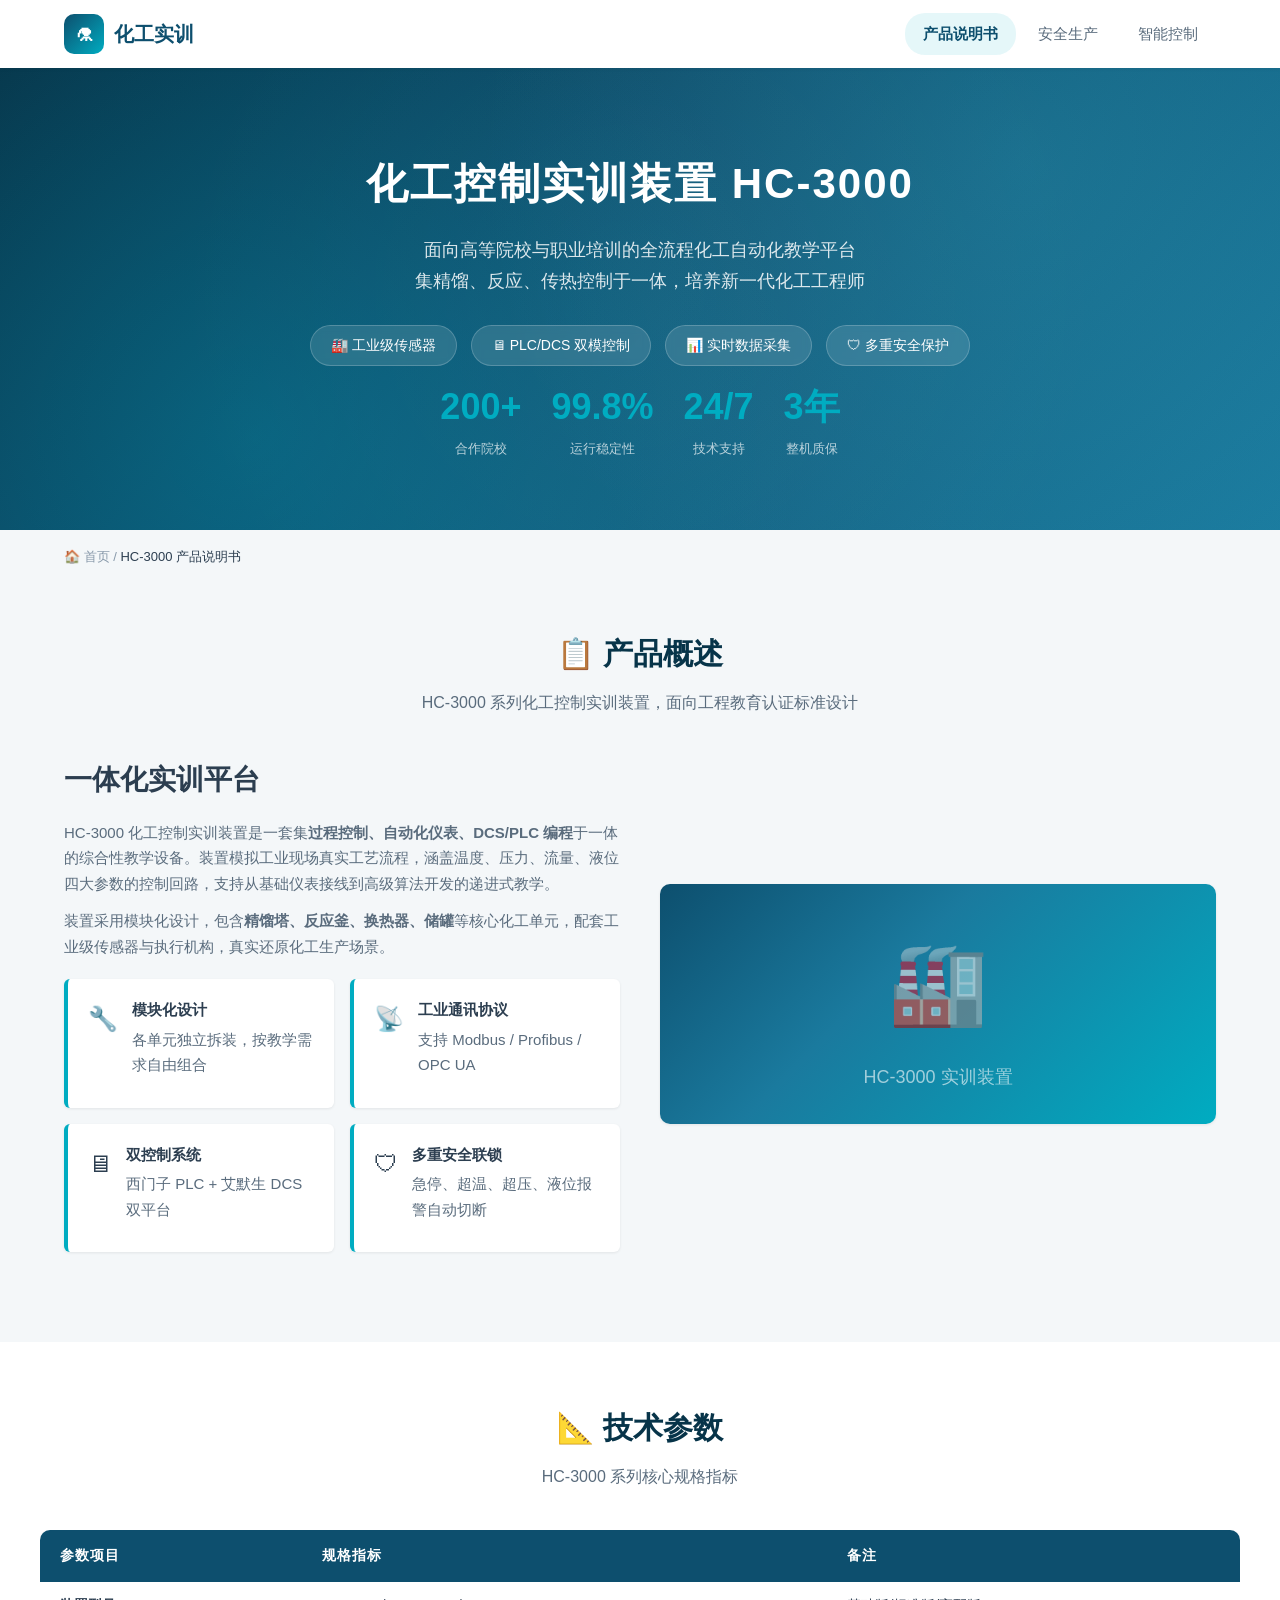
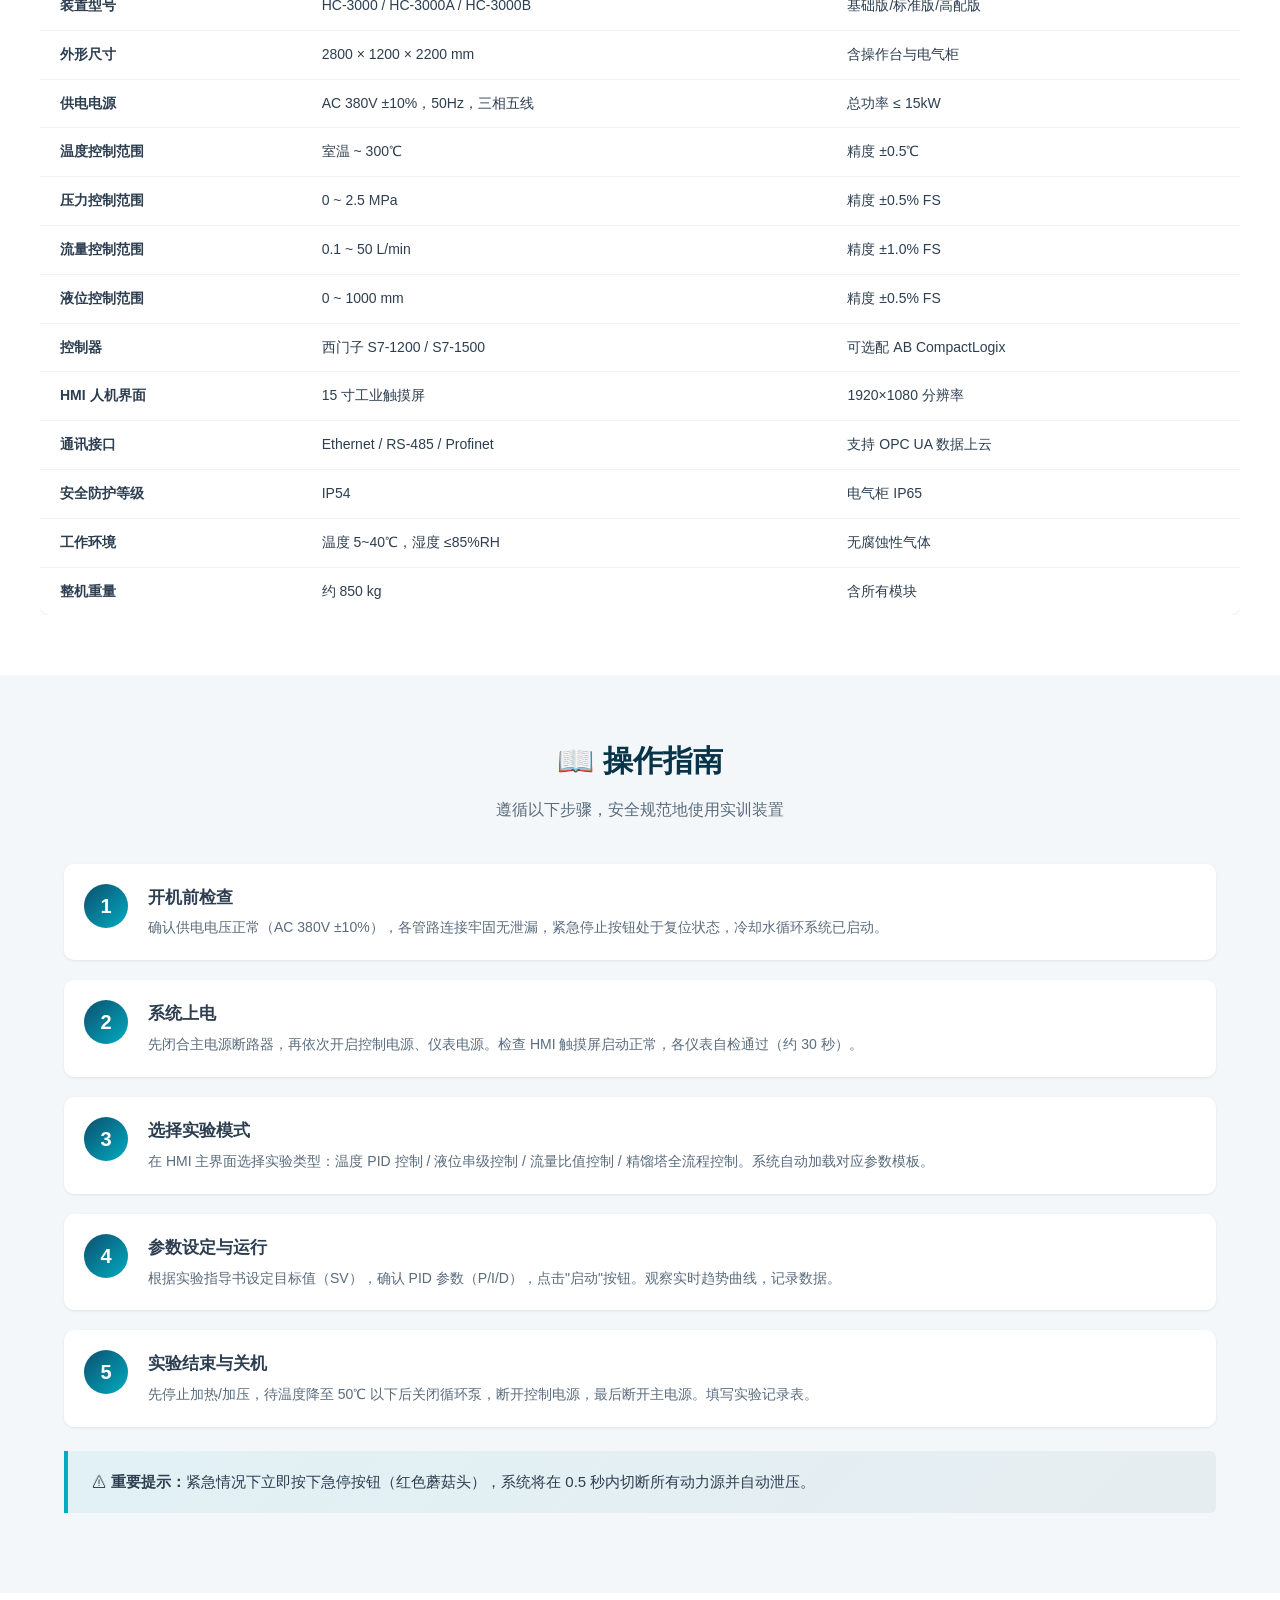
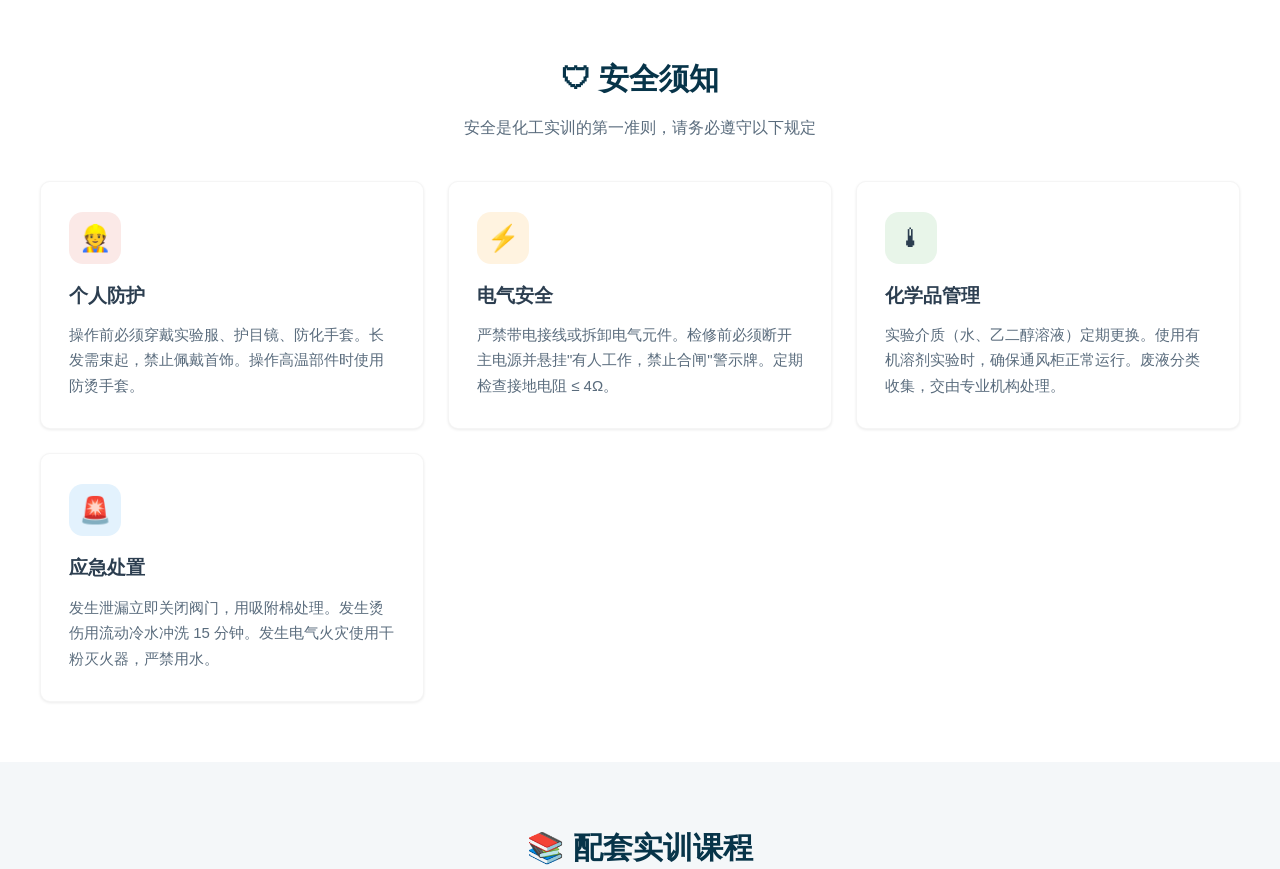
<file: index.html>
<!DOCTYPE html>
<html lang="zh-CN">
<head>
<meta charset="UTF-8">
<meta name="viewport" content="width=device-width, initial-scale=1.0">
<meta http-equiv="refresh" content="0;url=化工实训网站/">
<title>化工实训装置 HC-3000</title>
<style>
  body { display:flex; justify-content:center; align-items:center; min-height:100vh; font-family:sans-serif; background:#0d4f6e; color:#fff; }
  a { color:#4dd0e1; font-size:18px; }
</style>
</head>
<body>
  <div style="text-align:center">
    <p>页面跳转中…</p>
    <a href="化工实训网站/">如果没有自动跳转，请点击这里</a>
  </div>
</body>
</html>
</file>
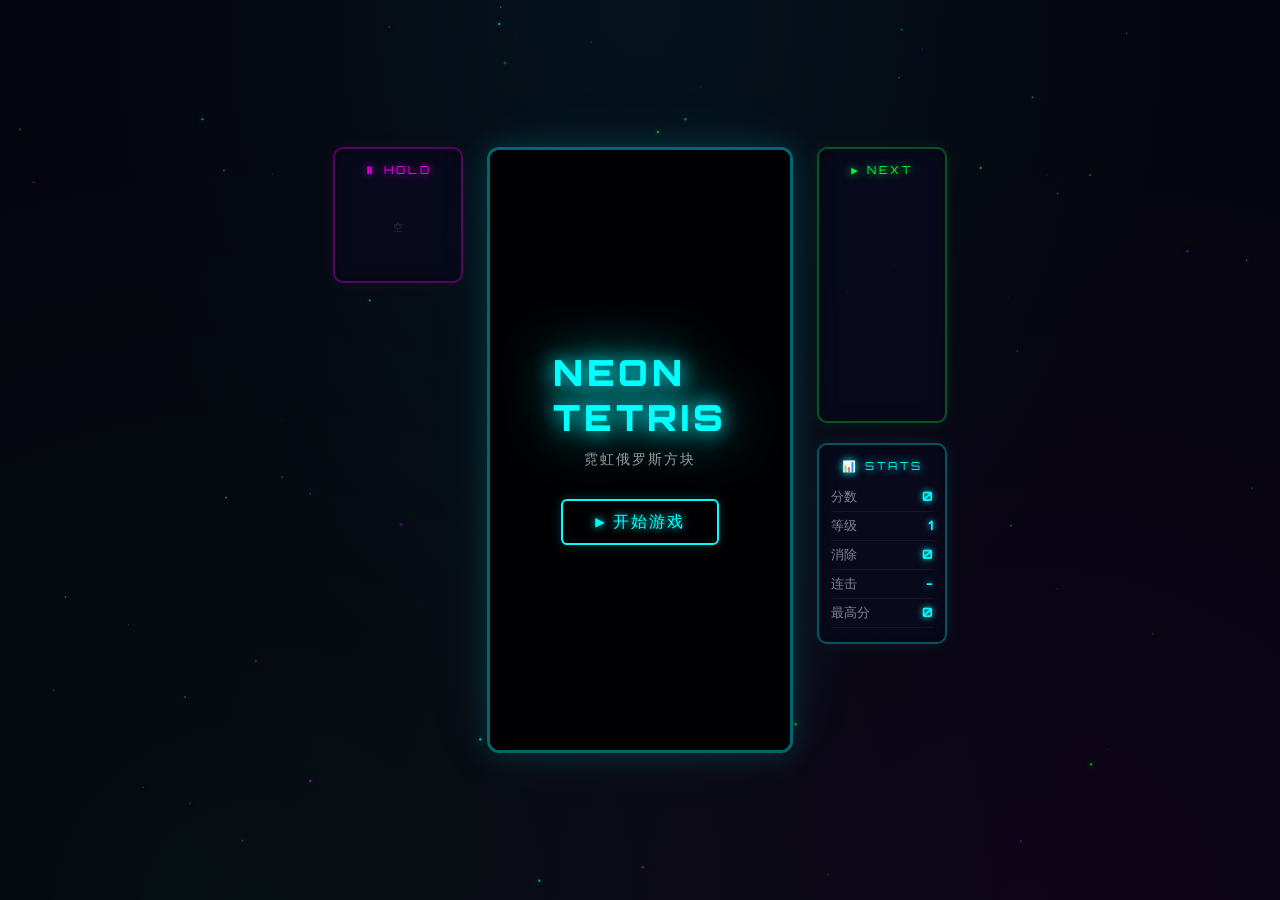
<file: neon-tetris/index.html>
<!DOCTYPE html>
<html lang="zh-CN">
<head>
<meta charset="UTF-8">
<meta name="viewport" content="width=device-width, initial-scale=1.0, user-scalable=no">
<title>霓虹俄罗斯方块 — Neon Tetris</title>
<style>
  @import url('https://fonts.googleapis.com/css2?family=Orbitron:wght@400;700;900&display=swap');

  *, *::before, *::after { box-sizing: border-box; margin: 0; padding: 0; }

  :root {
    --bg: #05050f;
    --cyan: #00ffff;
    --magenta: #ff00ff;
    --yellow: #ffff00;
    --green: #00ff40;
    --red: #ff3333;
    --blue: #3366ff;
    --orange: #ff9900;
    --purple: #cc44ff;
    --white: #e0e0ff;
  }

  body {
    background: var(--bg);
    display: flex;
    justify-content: center;
    align-items: center;
    min-height: 100vh;
    font-family: 'Orbitron', 'Courier New', monospace;
    overflow-x: hidden;
    user-select: none;
    -webkit-user-select: none;
    -webkit-tap-highlight-color: transparent;
    background-image:
      radial-gradient(ellipse at 50% 0%, rgba(0,255,255,0.06) 0%, transparent 60%),
      radial-gradient(ellipse at 80% 100%, rgba(255,0,255,0.04) 0%, transparent 60%),
      radial-gradient(ellipse at 20% 100%, rgba(0,255,64,0.04) 0%, transparent 60%);
  }

  /* ── particles bg ── */
  .bg-particles {
    position: fixed; inset: 0; pointer-events: none; z-index: 0;
  }

  /* ── main container ── */
  #game-wrapper {
    position: relative; z-index: 1;
    display: flex; gap: 24px; align-items: stretch;
    padding: 24px;
  }

  /* ── side panel (hold / stats+next) ── */
  .side-panel {
    display: flex; flex-direction: column; gap: 20px;
    min-width: 130px;
  }
  .panel-box {
    background: rgba(10,10,30,0.85);
    border: 2px solid rgba(0,255,255,0.25);
    border-radius: 10px;
    padding: 14px 12px;
    text-align: center;
    box-shadow: 0 0 16px rgba(0,255,255,0.08), inset 0 0 16px rgba(0,0,0,0.4);
  }
  .panel-box.hold-box  { border-color: rgba(255,0,255,0.3); box-shadow: 0 0 16px rgba(255,0,255,0.08), inset 0 0 16px rgba(0,0,0,0.4); }
  .panel-box.next-box  { border-color: rgba(0,255,64,0.3);  box-shadow: 0 0 16px rgba(0,255,64,0.08),  inset 0 0 16px rgba(0,0,0,0.4); }
  .panel-box.stats-box { border-color: rgba(0,255,255,0.3);  }

  .panel-label {
    font-size: 11px; letter-spacing: 3px; text-transform: uppercase;
    color: var(--cyan); margin-bottom: 10px;
    text-shadow: 0 0 8px var(--cyan);
  }
  .hold-box .panel-label { color: var(--magenta); text-shadow: 0 0 8px var(--magenta); }
  .next-box .panel-label { color: var(--green);  text-shadow: 0 0 8px var(--green);  }

  .panel-canvas { display: block; margin: 0 auto; }

  .stat-row { display: flex; justify-content: space-between; padding: 5px 0; font-size: 13px; border-bottom: 1px solid rgba(255,255,255,0.05); }
  .stat-row .val { color: var(--cyan); text-shadow: 0 0 6px var(--cyan); font-weight: 700; }
  .stat-row .lbl { color: rgba(255,255,255,0.5); }

  /* ── board area ── */
  .board-container {
    position: relative;
    border: 3px solid rgba(0,255,255,0.4);
    border-radius: 12px;
    box-shadow: 0 0 30px rgba(0,255,255,0.15), 0 0 80px rgba(0,255,255,0.05), inset 0 0 30px rgba(0,0,0,0.5);
    overflow: hidden;
    background: rgba(2,2,15,0.9);
  }
  #board-canvas { display: block; }

  /* glow pulse on the border */
  @keyframes borderPulse {
    0%, 100% { border-color: rgba(0,255,255,0.35); }
    50%      { border-color: rgba(0,255,255,0.6);  }
  }
  .board-container { animation: borderPulse 3s ease-in-out infinite; }

  /* ── overlay messages ── */
  .overlay {
    position: absolute; inset: 0;
    display: flex; flex-direction: column; justify-content: center; align-items: center;
    background: rgba(0,0,0,0.82);
    z-index: 10; border-radius: 10px;
    pointer-events: none;
    opacity: 0; transition: opacity 0.3s;
  }
  .overlay.active { opacity: 1; pointer-events: auto; }

  .overlay-title {
    font-size: 36px; font-weight: 900; letter-spacing: 4px;
    color: var(--cyan); text-shadow: 0 0 20px var(--cyan), 0 0 60px var(--cyan);
    margin-bottom: 10px;
  }
  .overlay-sub {
    font-size: 14px; color: rgba(255,255,255,0.6); margin-bottom: 24px; letter-spacing: 2px;
  }
  .overlay-btn {
    background: transparent; border: 2px solid var(--cyan);
    color: var(--cyan); font-family: inherit; font-size: 16px; letter-spacing: 2px;
    padding: 10px 32px; border-radius: 6px; cursor: pointer;
    text-shadow: 0 0 8px var(--cyan);
    box-shadow: 0 0 12px rgba(0,255,255,0.2);
    transition: all 0.2s;
    margin: 6px;
  }
  .overlay-btn:hover {
    background: rgba(0,255,255,0.1);
    box-shadow: 0 0 24px rgba(0,255,255,0.4);
  }

  /* ── mobile controls ── */
  #mobile-controls {
    display: none;
    gap: 10px; margin-top: 16px; flex-wrap: wrap; justify-content: center;
  }
  .ctrl-btn {
    width: 60px; height: 60px;
    border-radius: 50%;
    border: 2px solid rgba(0,255,255,0.4);
    background: rgba(10,10,30,0.8);
    color: var(--cyan);
    font-size: 22px;
    display: flex; align-items: center; justify-content: center;
    cursor: pointer;
    box-shadow: 0 0 12px rgba(0,255,255,0.12);
    transition: all 0.1s;
    -webkit-tap-highlight-color: transparent;
  }
  .ctrl-btn:active {
    background: rgba(0,255,255,0.2);
    box-shadow: 0 0 24px rgba(0,255,255,0.4);
    transform: scale(0.92);
  }
  .ctrl-btn.drop-btn {
    width: 130px; border-radius: 30px; font-size: 14px; letter-spacing: 2px;
    border-color: rgba(255,0,255,0.4); color: var(--magenta);
    box-shadow: 0 0 12px rgba(255,0,255,0.12);
  }
  .ctrl-btn.drop-btn:active { background: rgba(255,0,255,0.2); box-shadow: 0 0 24px rgba(255,0,255,0.4); }

  /* ── combo popup ── */
  .combo-pop {
    position: absolute; pointer-events: none;
    font-size: 20px; font-weight: 900; letter-spacing: 2px;
    color: var(--yellow); text-shadow: 0 0 16px var(--yellow);
    animation: popUp 1s ease-out forwards;
    z-index: 5;
  }
  @keyframes popUp {
    0%   { opacity: 1; transform: translateY(0) scale(0.6); }
    30%  { opacity: 1; transform: translateY(-30px) scale(1.2); }
    100% { opacity: 0; transform: translateY(-80px) scale(0.8); }
  }

  /* ── responsive ── */
  @media (max-width: 700px) {
    #game-wrapper { flex-direction: column; align-items: center; gap: 14px; padding: 10px; }
    .side-panel { flex-direction: row; min-width: auto; gap: 12px; flex-wrap: wrap; justify-content: center; }
    .side-panel.left { order: 2; }
    .side-panel.right { order: 3; }
    .board-container { order: 1; }
    .panel-box { padding: 8px 10px; }
    .panel-label { font-size: 9px; letter-spacing: 2px; margin-bottom: 4px; }
    #mobile-controls { display: flex; }
    .overlay-title { font-size: 24px; }
  }
  @media (min-width: 701px) {
    #mobile-controls { display: none; }
  }
</style>
</head>
<body>

<canvas class="bg-particles" id="bg-canvas"></canvas>

<div id="game-wrapper">

  <!-- left: hold -->
  <div class="side-panel left">
    <div class="panel-box hold-box">
      <div class="panel-label">⏸ HOLD</div>
      <canvas class="panel-canvas" id="hold-canvas" width="100" height="80"></canvas>
    </div>
  </div>

  <!-- center: board -->
  <div class="board-container" id="board-container">
    <canvas id="board-canvas"></canvas>
    <div class="overlay" id="overlay-pause">
      <div class="overlay-title">⏸ 暂停</div>
      <div class="overlay-sub">PAUSED</div>
      <button class="overlay-btn" id="btn-resume">继续</button>
    </div>
    <div class="overlay" id="overlay-start">
      <div class="overlay-title">NEON<br>TETRIS</div>
      <div class="overlay-sub">霓虹俄罗斯方块</div>
      <button class="overlay-btn" id="btn-start">▶ 开始游戏</button>
    </div>
    <div class="overlay" id="overlay-gameover">
      <div class="overlay-title" style="color:var(--red);text-shadow:0 0 20px var(--red),0 0 60px var(--red);">GAME OVER</div>
      <div class="overlay-sub" id="gameover-score"></div>
      <button class="overlay-btn" id="btn-restart" style="border-color:var(--magenta);color:var(--magenta);text-shadow:0 0 8px var(--magenta);box-shadow:0 0 12px rgba(255,0,255,0.2);">↻ 再来一局</button>
    </div>
  </div>

  <!-- right: next + stats -->
  <div class="side-panel right">
    <div class="panel-box next-box">
      <div class="panel-label">▶ NEXT</div>
      <canvas class="panel-canvas" id="next-canvas" width="100" height="200"></canvas>
    </div>
    <div class="panel-box stats-box">
      <div class="panel-label">📊 STATS</div>
      <div class="stat-row"><span class="lbl">分数</span><span class="val" id="stat-score">0</span></div>
      <div class="stat-row"><span class="lbl">等级</span><span class="val" id="stat-level">1</span></div>
      <div class="stat-row"><span class="lbl">消除</span><span class="val" id="stat-lines">0</span></div>
      <div class="stat-row"><span class="lbl">连击</span><span class="val" id="stat-combo">-</span></div>
      <div class="stat-row"><span class="lbl">最高分</span><span class="val" id="stat-best">0</span></div>
    </div>
  </div>

</div>

<!-- mobile controls -->
<div id="mobile-controls">
  <button class="ctrl-btn" id="mb-left">◀</button>
  <button class="ctrl-btn" id="mb-rot">↻</button>
  <button class="ctrl-btn" id="mb-right">▶</button>
  <button class="ctrl-btn drop-btn" id="mb-drop">▼ 硬降</button>
  <button class="ctrl-btn" id="mb-hold">⏸</button>
</div>

<script>
// ═══════════════════════════════════════════════
//  NEON TETRIS — Complete Game Engine
// ═══════════════════════════════════════════════

// ── DOM refs ──
const boardCanvas   = document.getElementById('board-canvas');
const boardCtx      = boardCanvas.getContext('2d');
const holdCanvas    = document.getElementById('hold-canvas');
const holdCtx       = holdCanvas.getContext('2d');
const nextCanvas    = document.getElementById('next-canvas');
const nextCtx       = nextCanvas.getContext('2d');
const bgCanvas      = document.getElementById('bg-canvas');
const bgCtx         = bgCanvas.getContext('2d');

const overlayPause    = document.getElementById('overlay-pause');
const overlayStart    = document.getElementById('overlay-start');
const overlayGameOver = document.getElementById('overlay-gameover');
const gameOverScoreEl = document.getElementById('gameover-score');
const boardContainer  = document.getElementById('board-container');

// ── Config ──
const COLS = 10;
const ROWS = 20;
const CELL = 30;
const BOARD_W = COLS * CELL;
const BOARD_H = ROWS * CELL;
const PREVIEW_CELL = 20;

const COLORS = {
  I: { fill:'#00e5ff', glow:'#00ffff', light:'#b3f0ff', rgb:'0,229,255'   },
  O: { fill:'#ffe030', glow:'#ffff40', light:'#fff9b0', rgb:'255,224,48'  },
  T: { fill:'#b030e0', glow:'#d060ff', light:'#e8b0ff', rgb:'176,48,224'  },
  S: { fill:'#20d040', glow:'#40ff60', light:'#b0ffc0', rgb:'32,208,64'   },
  Z: { fill:'#e03040', glow:'#ff5060', light:'#ffb0b8', rgb:'224,48,64'   },
  J: { fill:'#3050f0', glow:'#6080ff', light:'#b0c0ff', rgb:'48,80,240'   },
  L: { fill:'#f08020', glow:'#ffa040', light:'#ffd0a0', rgb:'240,128,32'  },
};

const PIECE_NAMES = ['I','O','T','S','Z','J','L'];

// ── Tetromino shapes (4 rotation states, each an array of [row,col] offsets) ──
// row 0 = top of bounding box; col 0 = left
const SHAPES = {
  I: [
    [[1,0],[1,1],[1,2],[1,3]], // state 0: ----
    [[0,2],[1,2],[2,2],[3,2]], // state 1: |
    [[2,0],[2,1],[2,2],[2,3]], // state 2: ----
    [[0,1],[1,1],[2,1],[3,1]], // state 3: |
  ],
  O: [
    [[0,0],[0,1],[1,0],[1,1]],
    [[0,0],[0,1],[1,0],[1,1]],
    [[0,0],[0,1],[1,0],[1,1]],
    [[0,0],[0,1],[1,0],[1,1]],
  ],
  T: [
    [[0,1],[1,0],[1,1],[1,2]], // .X. / XXX
    [[0,1],[1,1],[1,2],[2,1]], // .X / .XX / .X
    [[1,0],[1,1],[1,2],[2,1]], // XXX / .X.
    [[0,1],[1,0],[1,1],[2,1]], // .X / XX. / .X
  ],
  S: [
    [[0,1],[0,2],[1,0],[1,1]], // .XX / XX.
    [[0,1],[1,1],[1,2],[2,2]], // .X / .XX / ..X
    [[1,1],[1,2],[2,0],[2,1]], // (bottom-heavy)
    [[0,0],[1,0],[1,1],[2,1]],
  ],
  Z: [
    [[0,0],[0,1],[1,1],[1,2]], // XX. / .XX
    [[0,2],[1,1],[1,2],[2,1]],
    [[1,0],[1,1],[2,1],[2,2]],
    [[0,1],[1,0],[1,1],[2,0]],
  ],
  J: [
    [[0,0],[1,0],[1,1],[1,2]],
    [[0,1],[0,2],[1,1],[2,1]],
    [[1,0],[1,1],[1,2],[2,2]],
    [[0,1],[1,1],[2,0],[2,1]],
  ],
  L: [
    [[0,2],[1,0],[1,1],[1,2]],
    [[0,1],[1,1],[2,1],[2,2]],
    [[1,0],[1,1],[1,2],[2,0]],
    [[0,0],[0,1],[1,1],[2,1]],
  ],
};

// ── SRS Wall Kick Data (screen coords: x=col, y=row; +y = down) ──
// For JLSTZ pieces (3-wide)
const WALL_KICK_JLSTZ = {
  '0>1': [[ 0,0],[-1,0],[-1,-1],[ 0, 2],[-1, 2]],
  '1>2': [[ 0,0],[ 1,0],[ 1, 1],[ 0,-2],[ 1,-2]],
  '2>3': [[ 0,0],[ 1,0],[ 1,-1],[ 0, 2],[ 1, 2]],
  '3>0': [[ 0,0],[-1,0],[-1, 1],[ 0,-2],[-1,-2]],
};
// For I piece
const WALL_KICK_I = {
  '0>1': [[ 0,0],[-2,0],[ 1,0],[-2, 1],[ 1,-2]],
  '1>2': [[ 0,0],[-1,0],[ 2,0],[-1,-2],[ 2, 1]],
  '2>3': [[ 0,0],[ 2,0],[-1,0],[ 2,-1],[-1, 2]],
  '3>0': [[ 0,0],[ 1,0],[-2,0],[ 1, 2],[-2,-1]],
};

function getWallKicks(name, fromState, toState) {
  const key = `${fromState}>${toState}`;
  return name === 'I' ? WALL_KICK_I[key] : WALL_KICK_JLSTZ[key];
}

// ── Audio Engine (Web Audio API synthesis) ──
let audioCtx = null;
function initAudio() {
  if (!audioCtx) {
    audioCtx = new (window.AudioContext || window.webkitAudioContext)();
  }
  if (audioCtx.state === 'suspended') audioCtx.resume();
}

function playTone(freq, duration, type='square', vol=0.08, glide=0) {
  if (!audioCtx) return;
  const t = audioCtx.currentTime;
  const osc = audioCtx.createOscillator();
  const gain = audioCtx.createGain();
  osc.type = type;
  osc.frequency.setValueAtTime(freq, t);
  if (glide) osc.frequency.linearRampToValueAtTime(freq + glide, t + duration);
  gain.gain.setValueAtTime(vol, t);
  gain.gain.exponentialRampToValueAtTime(0.001, t + duration);
  osc.connect(gain);
  gain.connect(audioCtx.destination);
  osc.start(t);
  osc.stop(t + duration);
}

function playNoise(duration, vol=0.04) {
  if (!audioCtx) return;
  const t = audioCtx.currentTime;
  const bufSize = audioCtx.sampleRate * duration;
  const buf = audioCtx.createBuffer(1, bufSize, audioCtx.sampleRate);
  const data = buf.getChannelData(0);
  for (let i = 0; i < bufSize; i++) data[i] = Math.random() * 2 - 1;
  const src = audioCtx.createBufferSource();
  src.buffer = buf;
  const gain = audioCtx.createGain();
  const filter = audioCtx.createBiquadFilter();
  filter.type = 'highpass';
  filter.frequency.setValueAtTime(1000, t);
  gain.gain.setValueAtTime(vol, t);
  gain.gain.exponentialRampToValueAtTime(0.001, t + duration);
  src.connect(filter);
  filter.connect(gain);
  gain.connect(audioCtx.destination);
  src.start(t);
  src.stop(t + duration);
}

const SFX = {
  move()     { playTone(180, 0.06, 'square', 0.05); },
  rotate()   { playTone(260, 0.08, 'square', 0.06); },
  drop()     { playNoise(0.08, 0.06); playTone(80, 0.1, 'triangle', 0.08); },
  lock()     { playTone(100, 0.06, 'triangle', 0.05); },
  hold()     { playTone(330, 0.06, 'square', 0.05); playTone(440, 0.06, 'square', 0.04); },
  clear1()   { playTone(440, 0.1, 'square', 0.07); },
  clear2()   { playTone(440, 0.08, 'square', 0.07); playTone(554, 0.08, 'square', 0.06); },
  clear3()   { playTone(440, 0.08, 'square', 0.06); playTone(554, 0.08, 'square', 0.06); playTone(659, 0.08, 'square', 0.05); },
  clear4()   { playTone(440,0.12,'square',0.07); playTone(554,0.12,'square',0.07); playTone(659,0.12,'square',0.07); playTone(880,0.18,'square',0.08); },
  levelUp()  { playTone(523,0.08,'square',0.06); playTone(659,0.08,'square',0.06); playTone(784,0.08,'square',0.06); playTone(1047,0.15,'square',0.08); },
  gameOver() { playTone(330,0.15,'sawtooth',0.07); playTone(262,0.15,'sawtooth',0.07); playTone(196,0.3,'sawtooth',0.08); },
  tspin()    { playTone(600,0.08,'square',0.06); playTone(800,0.08,'square',0.06); playTone(1000,0.12,'square',0.07); },
};

// ── Particle System ──
const particles = [];
class Particle {
  constructor(x, y, color, size=3) {
    this.x = x; this.y = y;
    this.vx = (Math.random() - 0.5) * 6;
    this.vy = (Math.random() - 0.5) * 6 - 2;
    this.life = 1;
    this.decay = 0.015 + Math.random() * 0.025;
    this.size = size * (0.6 + Math.random() * 0.8);
    this.color = color;
  }
  update() {
    this.x += this.vx;
    this.y += this.vy;
    this.vy += 0.06; // gravity
    this.life -= this.decay;
  }
  draw(ctx) {
    if (this.life <= 0) return;
    ctx.save();
    ctx.globalAlpha = this.life;
    ctx.shadowColor = this.color;
    ctx.shadowBlur = 6;
    ctx.fillStyle = this.color;
    ctx.beginPath();
    ctx.arc(this.x, this.y, this.size, 0, Math.PI*2);
    ctx.fill();
    ctx.restore();
  }
  get dead() { return this.life <= 0; }
}

function spawnParticles(x, y, color, count=12) {
  for (let i = 0; i < count; i++) {
    particles.push(new Particle(x, y, color, 3 + Math.random() * 3));
  }
}

// ── Combo popups ──
function showComboPopup(boardEl, x, y, text, color='#ffff00') {
  const pop = document.createElement('div');
  pop.className = 'combo-pop';
  pop.textContent = text;
  pop.style.left = x + 'px';
  pop.style.top = y + 'px';
  pop.style.color = color;
  pop.style.textShadow = `0 0 16px ${color}`;
  boardEl.appendChild(pop);
  setTimeout(() => pop.remove(), 1000);
}

// ── Game State ──
const game = {
  board: [],          // board[row][col] = colorKey | null
  current: null,      // { name, state, x, y }
  hold: null,         // piece name | null
  holdUsed: false,    // can only hold once per drop
  nextQueue: [],      // upcoming pieces (show 3 preview)
  bag: [],            // 7-bag randomizer pool
  score: 0,
  level: 1,
  lines: 0,
  combo: -1,          // consecutive clears (-1 = no active combo)
  b2b: false,         // back-to-back tetris/tspin
  gameOver: false,
  paused: false,
  started: false,
  bestScore: 0,
  // timing
  dropTimer: 0,
  dropInterval: 48,   // frames per gravity drop (level 1)
  lockTimer: 0,
  lockDelay: 30,      // frames of lock delay (~500ms at 60fps)
  lockResets: 0,
  lockResetsMax: 15,
  // DAS
  dasDir: 0,          // -1=left, 0=none, 1=right
  dasTimer: 0,
  dasDelay: 10,       // initial DAS delay in frames (~167ms)
  dasRate: 2,         // DAS repeat rate in frames (~33ms)
  // last move was rotation (for T-spin detection)
  lastMoveWasRotate: false,
  // animation
  shakeTimer: 0,
  shakeIntensity: 0,
};

// Reset board
function initBoard() {
  game.board = Array.from({length: ROWS}, () => Array(COLS).fill(null));
}

// ── 7-bag randomizer ──
function refillBag() {
  const bag = [...PIECE_NAMES];
  // Fisher-Yates shuffle
  for (let i = bag.length - 1; i > 0; i--) {
    const j = Math.floor(Math.random() * (i + 1));
    [bag[i], bag[j]] = [bag[j], bag[i]];
  }
  game.bag.push(...bag);
}

function nextPiece() {
  if (game.bag.length < 7) refillBag();
  return game.bag.shift();
}

function fillNextQueue() {
  while (game.nextQueue.length < 4) game.nextQueue.push(nextPiece());
}

// ── Piece spawning ──
function spawnPiece(name) {
  const shape = SHAPES[name][0];
  const maxCol = Math.max(...shape.map(([r,c]) => c));
  const px = Math.floor((COLS - maxCol - 1) / 2);
  // Start above the visible area
  const minRow = Math.min(...shape.map(([r,c]) => r));
  const py = -minRow - 1; // so bottom of piece is at row 0 or just above
  return {
    name: name,
    state: 0,
    x: px,
    y: py,
  };
}

function getCells(piece) {
  return SHAPES[piece.name][piece.state].map(([r, c]) => [piece.y + r, piece.x + c]);
}

function collides(cells) {
  for (const [row, col] of cells) {
    if (col < 0 || col >= COLS) return true;
    if (row >= ROWS) return true;
    if (row >= 0 && game.board[row][col] !== null) return true;
  }
  return false;
}

// ── Movement ──
function movePiece(dx, dy) {
  const newCells = getCells({...game.current, x: game.current.x + dx, y: game.current.y + dy});
  if (!collides(newCells)) {
    game.current.x += dx;
    game.current.y += dy;
    return true;
  }
  return false;
}

function rotatePiece(dir) { // dir: 1=CW, -1=CCW
  const piece = game.current;
  const fromState = piece.state;
  const toState = ((fromState + dir) % 4 + 4) % 4;
  const kicks = getWallKicks(piece.name, fromState, toState);
  const shape = SHAPES[piece.name][toState];

  for (const [kx, ky] of kicks) {
    const newX = piece.x + kx;
    const newY = piece.y + ky; // kick data is already in screen coords (+y=down)
    const cells = shape.map(([r, c]) => [newY + r, newX + c]);
    if (!collides(cells)) {
      game.current.state = toState;
      game.current.x = newX;
      game.current.y = newY;
      game.lastMoveWasRotate = true;
      return true;
    }
  }
  return false;
}

function ghostY() {
  let gy = game.current.y;
  const piece = game.current;
  const shape = SHAPES[piece.name][piece.state];
  while (true) {
    const cells = shape.map(([r, c]) => [gy + 1 + r, piece.x + c]);
    if (collides(cells)) break;
    gy++;
  }
  return gy;
}

function hardDrop() {
  const startY = game.current.y;
  game.current.y = ghostY();
  const dist = game.current.y - startY;
  game.score += dist * 2;
  SFX.drop();
  game.shakeTimer = 6;
  game.shakeIntensity = Math.min(dist, 8);
  lockPiece();
}

// ── Lock piece & clear lines ──
function lockPiece() {
  const cells = getCells(game.current);
  const pieceName = game.current.name;

  // Check game over: any cell above the visible area
  let blockOut = false;
  for (const [row, col] of cells) {
    if (row < 0) { blockOut = true; continue; }
    if (row < ROWS) game.board[row][col] = pieceName;
  }

  if (blockOut) {
    endGame();
    return;
  }

  // T-spin detection
  if (game.lastMoveWasRotate && pieceName === 'T') {
    const [cx, cy] = [game.current.x + 1, game.current.y + 1]; // center of 3x3 T box
    const corners = [
      [cy-1, cx-1], [cy-1, cx+1], [cy+1, cx+1], [cy+1, cx-1]
    ];
    let filled = 0;
    for (const [r, c] of corners) {
      if (r < 0 || r >= ROWS || c < 0 || c >= COLS || game.board[r][c] !== null) filled++;
    }
    if (filled >= 3) {
      game.lastTspin = true;
    }
  }

  // Clear lines and spawn particles
  const cleared = [];
  for (let row = ROWS - 1; row >= 0; row--) {
    if (game.board[row].every(c => c !== null)) {
      cleared.push(row);
    }
  }

  if (cleared.length > 0) {
    // Spawn particles for cleared lines
    for (const row of cleared) {
      for (let col = 0; col < COLS; col++) {
        const colorKey = game.board[row][col];
        if (colorKey && COLORS[colorKey]) {
          const x = col * CELL + CELL / 2;
          const y = row * CELL + CELL / 2;
          spawnParticles(x, y, `rgb(${COLORS[colorKey].rgb})`, 8);
        }
      }
    }

    // Remove cleared rows, add empty rows at top
    cleared.sort((a,b) => b - a);
    for (const row of cleared) {
      game.board.splice(row, 1);
      game.board.unshift(Array(COLS).fill(null));
    }

    // Update stats
    game.lines += cleared.length;
    game.combo++;
    const oldLevel = game.level;
    game.level = Math.floor(game.lines / 10) + 1;

    // Scoring
    const tspin = game.lastTspin || false;
    let baseScore = 0;
    let isDifficult = false;
    const lineName = cleared.length === 4 ? 'TETRIS' :
                     cleared.length === 3 ? 'TRIPLE' :
                     cleared.length === 2 ? 'DOUBLE' : 'SINGLE';

    if (tspin) {
      isDifficult = true;
      if (cleared.length === 3) baseScore = 1600;
      else if (cleared.length === 2) baseScore = 1200;
      else baseScore = 800;
    } else {
      const pts = [0, 100, 300, 500, 800];
      baseScore = pts[cleared.length];
      if (cleared.length === 4) isDifficult = true;
    }

    // Back-to-back
    if (isDifficult && game.b2b) {
      baseScore = Math.floor(baseScore * 1.5);
    }
    game.b2b = isDifficult;

    // Combo bonus
    const comboBonus = game.combo * 50 * game.level;

    game.score += baseScore * game.level + comboBonus;

    // SFX
    if (cleared.length === 4) SFX.clear4();
    else if (cleared.length === 3) SFX.clear3();
    else if (cleared.length === 2) SFX.clear2();
    else SFX.clear1();
    if (tspin) SFX.tspin();

    // Combo popup
    let popText = lineName;
    if (tspin) popText = 'T-SPIN ' + popText;
    if (game.combo > 0) popText += ` ×${game.combo + 1}`;
    if (game.b2b && isDifficult) popText += ' 🔥B2B';
    const boardRect = boardCanvas.getBoundingClientRect();
    const popX = boardRect.width / 2;
    const popY = cleared[cleared.length - 1] * CELL;
    showComboPopup(boardContainer, popX - 60, popY - 10, popText,
      tspin ? '#ff00ff' : (cleared.length >= 4 ? '#00ffff' : '#ffff00'));

    // Level up
    if (game.level > oldLevel) {
      SFX.levelUp();
      showComboPopup(boardContainer, popX - 60, popY - 40, `LEVEL ${game.level}!`, '#00ff40');
    }
  } else {
    game.combo = -1;
    SFX.lock();
  }

  game.lastTspin = false;
  game.lastMoveWasRotate = false;
  game.holdUsed = false;

  // Spawn next piece
  spawnNext();
}

function spawnNext() {
  game.current = spawnPiece(game.nextQueue.shift());
  fillNextQueue();
  game.dropTimer = 0;
  game.lockTimer = 0;
  game.lockResets = 0;

  // Check if new piece collides immediately
  if (collides(getCells(game.current))) {
    endGame();
  }
}

function endGame() {
  game.gameOver = true;
  game.started = false;
  SFX.gameOver();
  if (game.score > game.bestScore) {
    game.bestScore = game.score;
    localStorage.setItem('neonTetrisBest', game.bestScore);
  }
  gameOverScoreEl.textContent = `最终得分: ${game.score.toLocaleString()} | 等级: ${game.level}`;
  overlayGameOver.classList.add('active');
  updateStats();
}

// ── Hold ──
function holdPiece() {
  if (game.holdUsed || !game.current) return;
  SFX.hold();
  const curName = game.current.name;
  if (game.hold) {
    const swap = game.hold;
    game.hold = curName;
    game.current = spawnPiece(swap);
  } else {
    game.hold = curName;
    spawnNext();
  }
  game.holdUsed = true;
  game.dropTimer = 0;
  game.lockTimer = 0;
  game.lockResets = 0;
}

// ═══════════════════════════════════════════════
//  RENDERER
// ═══════════════════════════════════════════════

function getDropInterval(level) {
  var speeds = [48,43,38,33,28,23,18,13,8,6,5,5,4,4,3,3,2,2,2,2];
  return speeds[Math.min(level - 1, speeds.length - 1)];
}

function drawCell(ctx, x, y, colorKey, alpha, glowMultiplier) {
  alpha = alpha || 1;
  glowMultiplier = glowMultiplier || 1;
  if (!colorKey || !COLORS[colorKey]) return;
  var c = COLORS[colorKey];
  var cellSize = CELL;
  var margin = 2;

  ctx.save();
  ctx.globalAlpha = alpha;

  if (glowMultiplier > 0) {
    ctx.shadowColor = c.glow;
    ctx.shadowBlur = 8 * glowMultiplier;
  }

  var grad = ctx.createLinearGradient(x, y, x, y + cellSize);
  grad.addColorStop(0, c.light);
  grad.addColorStop(0.35, c.fill);
  grad.addColorStop(1, c.fill);
  ctx.fillStyle = grad;
  ctx.beginPath();
  ctx.roundRect(x + margin, y + margin, cellSize - margin*2, cellSize - margin*2, 3);
  ctx.fill();

  ctx.shadowColor = 'transparent';
  ctx.shadowBlur = 0;
  ctx.fillStyle = 'rgba(255,255,255,0.12)';
  ctx.beginPath();
  ctx.roundRect(x + margin + 2, y + margin + 1, cellSize - margin*2 - 4, (cellSize - margin*2) / 2, 2);
  ctx.fill();

  ctx.restore();
}

function drawMiniCell(ctx, x, y, colorKey, cellSize) {
  cellSize = cellSize || PREVIEW_CELL;
  if (!colorKey || !COLORS[colorKey]) return;
  var c = COLORS[colorKey];
  var m = 1.5;

  ctx.save();
  ctx.shadowColor = c.glow;
  ctx.shadowBlur = 5;

  var grad = ctx.createLinearGradient(x, y, x, y + cellSize);
  grad.addColorStop(0, c.light);
  grad.addColorStop(0.4, c.fill);
  grad.addColorStop(1, c.fill);
  ctx.fillStyle = grad;
  ctx.beginPath();
  ctx.roundRect(x + m, y + m, cellSize - m*2, cellSize - m*2, 2);
  ctx.fill();

  ctx.shadowBlur = 0;
  ctx.fillStyle = 'rgba(255,255,255,0.1)';
  ctx.beginPath();
  ctx.roundRect(x + m + 1, y + m + 1, cellSize - m*2 - 2, (cellSize - m*2) / 2, 1.5);
  ctx.fill();

  ctx.restore();
}

function renderBoard() {
  var ctx = boardCtx;
  var w = BOARD_W;
  var h = BOARD_H;

  boardCanvas.width = w;
  boardCanvas.height = h;

  ctx.clearRect(0, 0, w, h);

  var sx = 0, sy = 0;
  if (game.shakeTimer > 0) {
    sx = (Math.random() - 0.5) * game.shakeIntensity;
    sy = (Math.random() - 0.5) * game.shakeIntensity;
  }

  ctx.save();
  ctx.translate(sx, sy);

  ctx.fillStyle = 'rgba(2,2,15,0.95)';
  ctx.fillRect(0, 0, w, h);

  ctx.strokeStyle = 'rgba(0,255,255,0.04)';
  ctx.lineWidth = 0.5;
  for (var col = 0; col <= COLS; col++) {
    ctx.beginPath();
    ctx.moveTo(col * CELL, 0);
    ctx.lineTo(col * CELL, h);
    ctx.stroke();
  }
  for (var row = 0; row <= ROWS; row++) {
    ctx.beginPath();
    ctx.moveTo(0, row * CELL);
    ctx.lineTo(w, row * CELL);
    ctx.stroke();
  }

  for (var row = 0; row < ROWS; row++) {
    for (var col = 0; col < COLS; col++) {
      if (game.board[row][col]) {
        drawCell(ctx, col * CELL, row * CELL, game.board[row][col], 1, 0.5);
      }
    }
  }

  // Ghost piece
  if (game.current && game.started) {
    var gy = ghostY();
    var shape = SHAPES[game.current.name][game.current.state];
    for (var i = 0; i < shape.length; i++) {
      var r = shape[i][0], c = shape[i][1];
      var drawRow = gy + r;
      var drawCol = game.current.x + c;
      if (drawRow >= 0 && drawRow < ROWS && drawCol >= 0 && drawCol < COLS) {
        ctx.save();
        ctx.globalAlpha = 0.2;
        ctx.strokeStyle = COLORS[game.current.name].glow;
        ctx.lineWidth = 1.5;
        ctx.shadowColor = COLORS[game.current.name].glow;
        ctx.shadowBlur = 4;
        ctx.beginPath();
        ctx.roundRect(drawCol * CELL + 3, drawRow * CELL + 3, CELL - 6, CELL - 6, 3);
        ctx.stroke();
        ctx.restore();
      }
    }
  }

  // Current piece
  if (game.current && game.started) {
    var shape = SHAPES[game.current.name][game.current.state];
    for (var i = 0; i < shape.length; i++) {
      var r = shape[i][0], c = shape[i][1];
      var drawRow = game.current.y + r;
      var drawCol = game.current.x + c;
      if (drawRow >= 0 && drawRow < ROWS) {
        drawCell(ctx, drawCol * CELL, drawRow * CELL, game.current.name, 1, 1);
      }
    }

    // Lock flash
    if (game.lockTimer > game.lockDelay * 0.7 && game.lockResets < game.lockResetsMax) {
      var flash = Math.sin(game.lockTimer * 0.8) > 0;
      if (flash) {
        for (var i = 0; i < shape.length; i++) {
          var r = shape[i][0], c = shape[i][1];
          var drawRow = game.current.y + r;
          var drawCol = game.current.x + c;
          if (drawRow >= 0 && drawRow < ROWS) {
            ctx.save();
            ctx.globalAlpha = 0.3;
            ctx.fillStyle = '#ffffff';
            ctx.shadowColor = '#ffffff';
            ctx.shadowBlur = 10;
            ctx.beginPath();
            ctx.roundRect(drawCol * CELL + 2, drawRow * CELL + 2, CELL - 4, CELL - 4, 3);
            ctx.fill();
            ctx.restore();
          }
        }
      }
    }
  }

  ctx.restore();

  for (var i = 0; i < particles.length; i++) particles[i].draw(ctx);
  for (var i = particles.length - 1; i >= 0; i--) {
    if (particles[i].dead) particles.splice(i, 1);
  }
}

function renderHold() {
  var ctx = holdCtx;
  var cs = PREVIEW_CELL;
  holdCanvas.width = 100;
  holdCanvas.height = 80;
  ctx.clearRect(0, 0, 100, 80);

  if (!game.hold) {
    ctx.fillStyle = 'rgba(255,255,255,0.15)';
    ctx.font = '10px Orbitron, monospace';
    ctx.textAlign = 'center';
    ctx.fillText('空', 50, 44);
    return;
  }

  var shape = SHAPES[game.hold][0];
  var maxC = -1, maxR = -1;
  for (var i = 0; i < shape.length; i++) {
    if (shape[i][1] > maxC) maxC = shape[i][1];
    if (shape[i][0] > maxR) maxR = shape[i][0];
  }
  var cols = maxC + 1;
  var rows = maxR + 1;
  var offsetX = (100 - cols * cs) / 2;
  var offsetY = (80 - rows * cs) / 2;

  for (var i = 0; i < shape.length; i++) {
    drawMiniCell(ctx, offsetX + shape[i][1] * cs, offsetY + shape[i][0] * cs, game.hold, cs);
  }
}

function renderNext() {
  var ctx = nextCtx;
  var cs = PREVIEW_CELL;
  nextCanvas.width = 100;
  nextCanvas.height = 220;
  ctx.clearRect(0, 0, 100, 220);

  for (var i = 0; i < 3; i++) {
    var name = game.nextQueue[i];
    if (!name) continue;
    var shape = SHAPES[name][0];
    var maxC = -1, maxR = -1;
    for (var j = 0; j < shape.length; j++) {
      if (shape[j][1] > maxC) maxC = shape[j][1];
      if (shape[j][0] > maxR) maxR = shape[j][0];
    }
    var cols = maxC + 1;
    var rows = maxR + 1;
    var yBase = i * 70;
    var offsetX = (100 - cols * cs) / 2;
    var offsetY = yBase + 6 + (60 - rows * cs) / 2;

    for (var j = 0; j < shape.length; j++) {
      drawMiniCell(ctx, offsetX + shape[j][1] * cs, offsetY + shape[j][0] * cs, name, cs);
    }
  }
}

function updateStats() {
  document.getElementById('stat-score').textContent = game.score.toLocaleString();
  document.getElementById('stat-level').textContent = game.level;
  document.getElementById('stat-lines').textContent = game.lines;
  document.getElementById('stat-combo').textContent = game.combo > 0 ? game.combo + 1 : '-';
  document.getElementById('stat-best').textContent = game.bestScore.toLocaleString();
}

// ═══════════════════════════════════════════════
//  INPUT HANDLING
// ═══════════════════════════════════════════════

var keyState = {};

function onKeyDown(e) {
  if (!game.started || game.gameOver) return;
  if (e.key === 'p' || e.key === 'P') { togglePause(); return; }
  if (game.paused) return;

  switch (e.key) {
    case 'ArrowLeft':
      e.preventDefault();
      if (movePiece(-1, 0)) {
        SFX.move();
        resetLockIfOnGround();
        game.lastMoveWasRotate = false;
      }
      game.dasDir = -1;
      game.dasTimer = 0;
      keyState['ArrowLeft'] = true;
      break;
    case 'ArrowRight':
      e.preventDefault();
      if (movePiece(1, 0)) {
        SFX.move();
        resetLockIfOnGround();
        game.lastMoveWasRotate = false;
      }
      game.dasDir = 1;
      game.dasTimer = 0;
      keyState['ArrowRight'] = true;
      break;
    case 'ArrowDown':
      e.preventDefault();
      if (movePiece(0, 1)) {
        game.score += 1;
        game.dropTimer = 0;
        game.lockTimer = 0;
        game.lastMoveWasRotate = false;
      }
      break;
    case 'ArrowUp':
      e.preventDefault();
      if (rotatePiece(1)) {
        SFX.rotate();
        resetLockIfOnGround();
      }
      break;
    case 'z':
    case 'Z':
      e.preventDefault();
      if (rotatePiece(-1)) {
        SFX.rotate();
        resetLockIfOnGround();
      }
      break;
    case ' ':
      e.preventDefault();
      hardDrop();
      break;
    case 'c':
    case 'C':
      e.preventDefault();
      holdPiece();
      break;
  }
}

function onKeyUp(e) {
  if (e.key === 'ArrowLeft')  { keyState['ArrowLeft'] = false; game.dasDir = (game.dasDir === -1) ? 0 : game.dasDir; }
  if (e.key === 'ArrowRight') { keyState['ArrowRight'] = false; game.dasDir = (game.dasDir === 1) ? 0 : game.dasDir; }
}

function resetLockIfOnGround() {
  if (game.lockResets >= game.lockResetsMax) return;
  var below = getCells({name: game.current.name, state: game.current.state, x: game.current.x, y: game.current.y + 1});
  if (collides(below)) {
    game.lockTimer = 0;
    game.lockResets++;
  }
}

function togglePause() {
  if (!game.started || game.gameOver) return;
  game.paused = !game.paused;
  if (game.paused) {
    overlayPause.classList.add('active');
  } else {
    overlayPause.classList.remove('active');
  }
}

// ── Touch / Mobile Controls ──
function setupMobileControls() {
  var repeatInterval = 50;

  function addRepeatListener(el, action, sfxFn) {
    var repeatTimer = null;

    el.addEventListener('pointerdown', function(e) {
      e.preventDefault();
      initAudio();
      action();
      if (sfxFn) sfxFn();
      repeatTimer = setInterval(function() {
        action();
        if (sfxFn) sfxFn();
      }, repeatInterval);
    });

    el.addEventListener('pointerup', function(e) {
      e.preventDefault();
      clearInterval(repeatTimer);
    });
    el.addEventListener('pointerleave', function() { clearInterval(repeatTimer); });
    el.addEventListener('pointercancel', function() { clearInterval(repeatTimer); });
  }

  var mbLeft  = document.getElementById('mb-left');
  var mbRight = document.getElementById('mb-right');
  var mbRot   = document.getElementById('mb-rot');
  var mbDrop  = document.getElementById('mb-drop');
  var mbHold  = document.getElementById('mb-hold');

  addRepeatListener(mbLeft, function() {
    if (!game.started || game.gameOver || game.paused) return;
    if (movePiece(-1, 0)) { resetLockIfOnGround(); game.lastMoveWasRotate = false; }
  }, function() { SFX.move(); });

  addRepeatListener(mbRight, function() {
    if (!game.started || game.gameOver || game.paused) return;
    if (movePiece(1, 0)) { resetLockIfOnGround(); game.lastMoveWasRotate = false; }
  }, function() { SFX.move(); });

  mbRot.addEventListener('pointerdown', function(e) {
    e.preventDefault();
    initAudio();
    if (!game.started || game.gameOver || game.paused) return;
    if (rotatePiece(1)) { SFX.rotate(); resetLockIfOnGround(); }
  });

  mbDrop.addEventListener('pointerdown', function(e) {
    e.preventDefault();
    initAudio();
    if (!game.started || game.gameOver || game.paused) return;
    hardDrop();
  });

  mbHold.addEventListener('pointerdown', function(e) {
    e.preventDefault();
    initAudio();
    if (!game.started || game.gameOver || game.paused) return;
    holdPiece();
  });
}

// ═══════════════════════════════════════════════
//  BACKGROUND AMBIENT PARTICLES
// ═══════════════════════════════════════════════

var bgParticles = [];
function BGParticle() {
  this.reset(true);
}
BGParticle.prototype.reset = function(init) {
  this.x = Math.random() * bgCanvas.width;
  this.y = init ? Math.random() * bgCanvas.height : -10;
  this.size = 0.3 + Math.random() * 1.2;
  this.speed = 0.2 + Math.random() * 0.8;
  this.opacity = 0.15 + Math.random() * 0.4;
  this.wobble = Math.random() * Math.PI * 2;
  this.wobbleSpeed = (Math.random() - 0.5) * 0.02;
  this.wobbleAmp = 0.3 + Math.random() * 1.0;
  this.hue = Math.random() < 0.33 ? 180 : (Math.random() < 0.5 ? 280 : 120);
};
BGParticle.prototype.update = function() {
  this.y -= this.speed;
  this.wobble += this.wobbleSpeed;
  this.x += Math.sin(this.wobble) * this.wobbleAmp;
  if (this.y < -10) {
    this.y = bgCanvas.height + 10;
    this.x = Math.random() * bgCanvas.width;
  }
  if (this.x < -10) this.x = bgCanvas.width + 10;
  if (this.x > bgCanvas.width + 10) this.x = -10;
};
BGParticle.prototype.draw = function(ctx) {
  ctx.save();
  ctx.globalAlpha = this.opacity;
  ctx.fillStyle = 'hsl(' + this.hue + ', 100%, 60%)';
  ctx.shadowColor = 'hsl(' + this.hue + ', 100%, 60%)';
  ctx.shadowBlur = 6;
  ctx.beginPath();
  ctx.arc(this.x, this.y, this.size, 0, Math.PI * 2);
  ctx.fill();
  ctx.restore();
};

function initBGParticles(count) {
  count = count || 80;
  bgCanvas.width = window.innerWidth;
  bgCanvas.height = window.innerHeight;
  for (var i = 0; i < count; i++) {
    bgParticles.push(new BGParticle());
  }
}

function renderBG() {
  bgCtx.clearRect(0, 0, bgCanvas.width, bgCanvas.height);
  for (var i = 0; i < bgParticles.length; i++) {
    bgParticles[i].update();
    bgParticles[i].draw(bgCtx);
  }
}

// ═══════════════════════════════════════════════
//  GAME LOOP
// ═══════════════════════════════════════════════

function gameTick() {
  if (!game.started || game.gameOver || game.paused) return;
  if (!game.current) return;

  game.dropTimer++;
  game.dropInterval = getDropInterval(game.level);

  // Gravity
  if (game.dropTimer >= game.dropInterval) {
    game.dropTimer = 0;
    movePiece(0, 1);
  }

  // Lock check — runs every frame when piece rests on surface
  var below = getCells({name: game.current.name, state: game.current.state, x: game.current.x, y: game.current.y + 1});
  if (collides(below)) {
    game.lockTimer++;
    if (game.lockTimer >= game.lockDelay) {
      lockPiece();
      return;
    }
  } else {
    game.lockTimer = 0;
  }

  // DAS (Delayed Auto Shift)
  if (game.dasDir !== 0) {
    game.dasTimer++;
    if (game.dasTimer >= game.dasDelay) {
      var repeatFrames = game.dasTimer - game.dasDelay;
      if (repeatFrames % game.dasRate === 0) {
        if (movePiece(game.dasDir, 0)) {
          resetLockIfOnGround();
          game.lastMoveWasRotate = false;
        }
      }
    }
  } else {
    game.dasTimer = 0;
  }

  for (var i = 0; i < particles.length; i++) particles[i].update();
  for (var i = particles.length - 1; i >= 0; i--) {
    if (particles[i].dead) particles.splice(i, 1);
  }

  if (game.shakeTimer > 0) game.shakeTimer--;
}

function gameLoop() {
  gameTick();
  renderBoard();
  renderHold();
  renderNext();
  updateStats();
  renderBG();
  requestAnimationFrame(gameLoop);
}

// ═══════════════════════════════════════════════
//  INITIALIZATION
// ═══════════════════════════════════════════════

function startGame() {
  initAudio();
  game.board = [];
  initBoard();
  game.score = 0;
  game.level = 1;
  game.lines = 0;
  game.combo = -1;
  game.b2b = false;
  game.gameOver = false;
  game.paused = false;
  game.started = true;
  game.hold = null;
  game.holdUsed = false;
  game.bag = [];
  game.nextQueue = [];
  game.lastMoveWasRotate = false;
  game.lastTspin = false;
  game.dropTimer = 0;
  game.lockTimer = 0;
  game.lockResets = 0;
  game.dasDir = 0;
  game.dasTimer = 0;
  game.shakeTimer = 0;
  game.shakeIntensity = 0;
  particles.length = 0;

  fillNextQueue();
  game.current = spawnPiece(game.nextQueue.shift());
  fillNextQueue();

  overlayStart.classList.remove('active');
  overlayGameOver.classList.remove('active');
  overlayPause.classList.remove('active');
  updateStats();
}

function resumeGame() {
  game.paused = false;
  overlayPause.classList.remove('active');
}

// Load best score
game.bestScore = parseInt(localStorage.getItem('neonTetrisBest')) || 0;
document.getElementById('stat-best').textContent = game.bestScore.toLocaleString();

// Button events
document.getElementById('btn-start').addEventListener('click', startGame);
document.getElementById('btn-restart').addEventListener('click', startGame);
document.getElementById('btn-resume').addEventListener('click', resumeGame);

// Keyboard events
window.addEventListener('keydown', onKeyDown);
window.addEventListener('keyup', onKeyUp);

// Init board display
initBoard();

// Show start overlay
overlayStart.classList.add('active');

// Setup canvas sizes
boardCanvas.width = BOARD_W;
boardCanvas.height = BOARD_H;
holdCanvas.width = 100;
holdCanvas.height = 80;
nextCanvas.width = 100;
nextCanvas.height = 220;

// Initial renders
renderBoard();
renderHold();
renderNext();
updateStats();

// Setup mobile controls
setupMobileControls();

// Init background particles
initBGParticles(80);

// Resize handler
window.addEventListener('resize', function() {
  bgCanvas.width = window.innerWidth;
  bgCanvas.height = window.innerHeight;
});

// Start game loop
requestAnimationFrame(gameLoop);

// roundRect polyfill for old browsers
if (!CanvasRenderingContext2D.prototype.roundRect) {
  CanvasRenderingContext2D.prototype.roundRect = function(x, y, w, h, r) {
    if (typeof r === 'number') r = {tl: r, tr: r, br: r, bl: r};
    this.beginPath();
    this.moveTo(x + r.tl, y);
    this.lineTo(x + w - r.tr, y);
    this.quadraticCurveTo(x + w, y, x + w, y + r.tr);
    this.lineTo(x + w, y + h - r.br);
    this.quadraticCurveTo(x + w, y + h, x + w - r.br, y + h);
    this.lineTo(x + r.bl, y + h);
    this.quadraticCurveTo(x, y + h, x, y + h - r.bl);
    this.lineTo(x, y + r.tl);
    this.quadraticCurveTo(x, y, x + r.tl, y);
    this.closePath();
    return this;
  };
}

console.log('%c🎮 霓虹俄罗斯方块已就绪 %c| %cNeon Tetris Ready',
  'color:#0ff;font-size:16px;', '', 'color:#f0f;');
console.log('%c操作: %c← → ↓ 移动 %c| %c↑/Z 旋转 %c| %c空格 硬降 %c| %cC 暂存 %c| %cP 暂停',
  'color:#aaa;', 'color:#0ff;', 'color:#aaa;', 'color:#0ff;', 'color:#aaa;',
  'color:#f0f;', 'color:#aaa;', 'color:#0f0;', 'color:#aaa;', 'color:#ff0;');
</script>
</body>
</html>
</file>
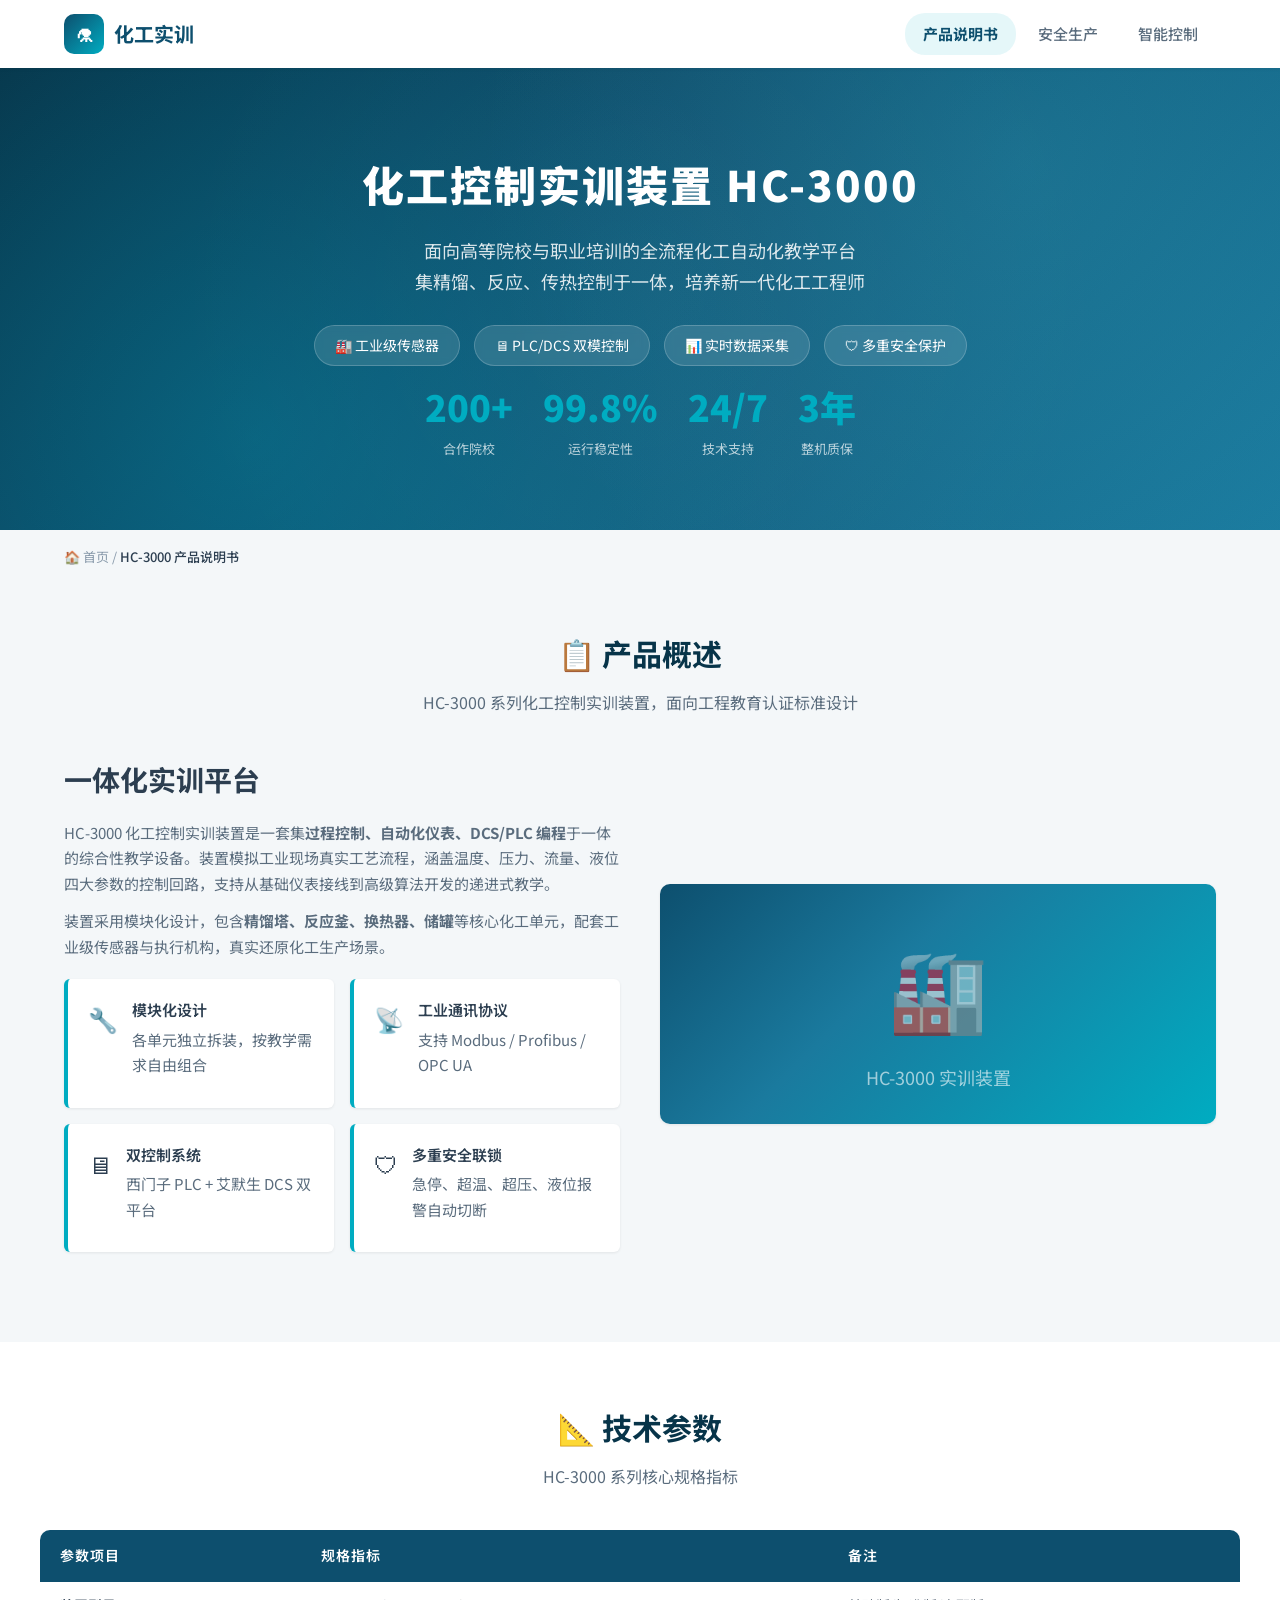
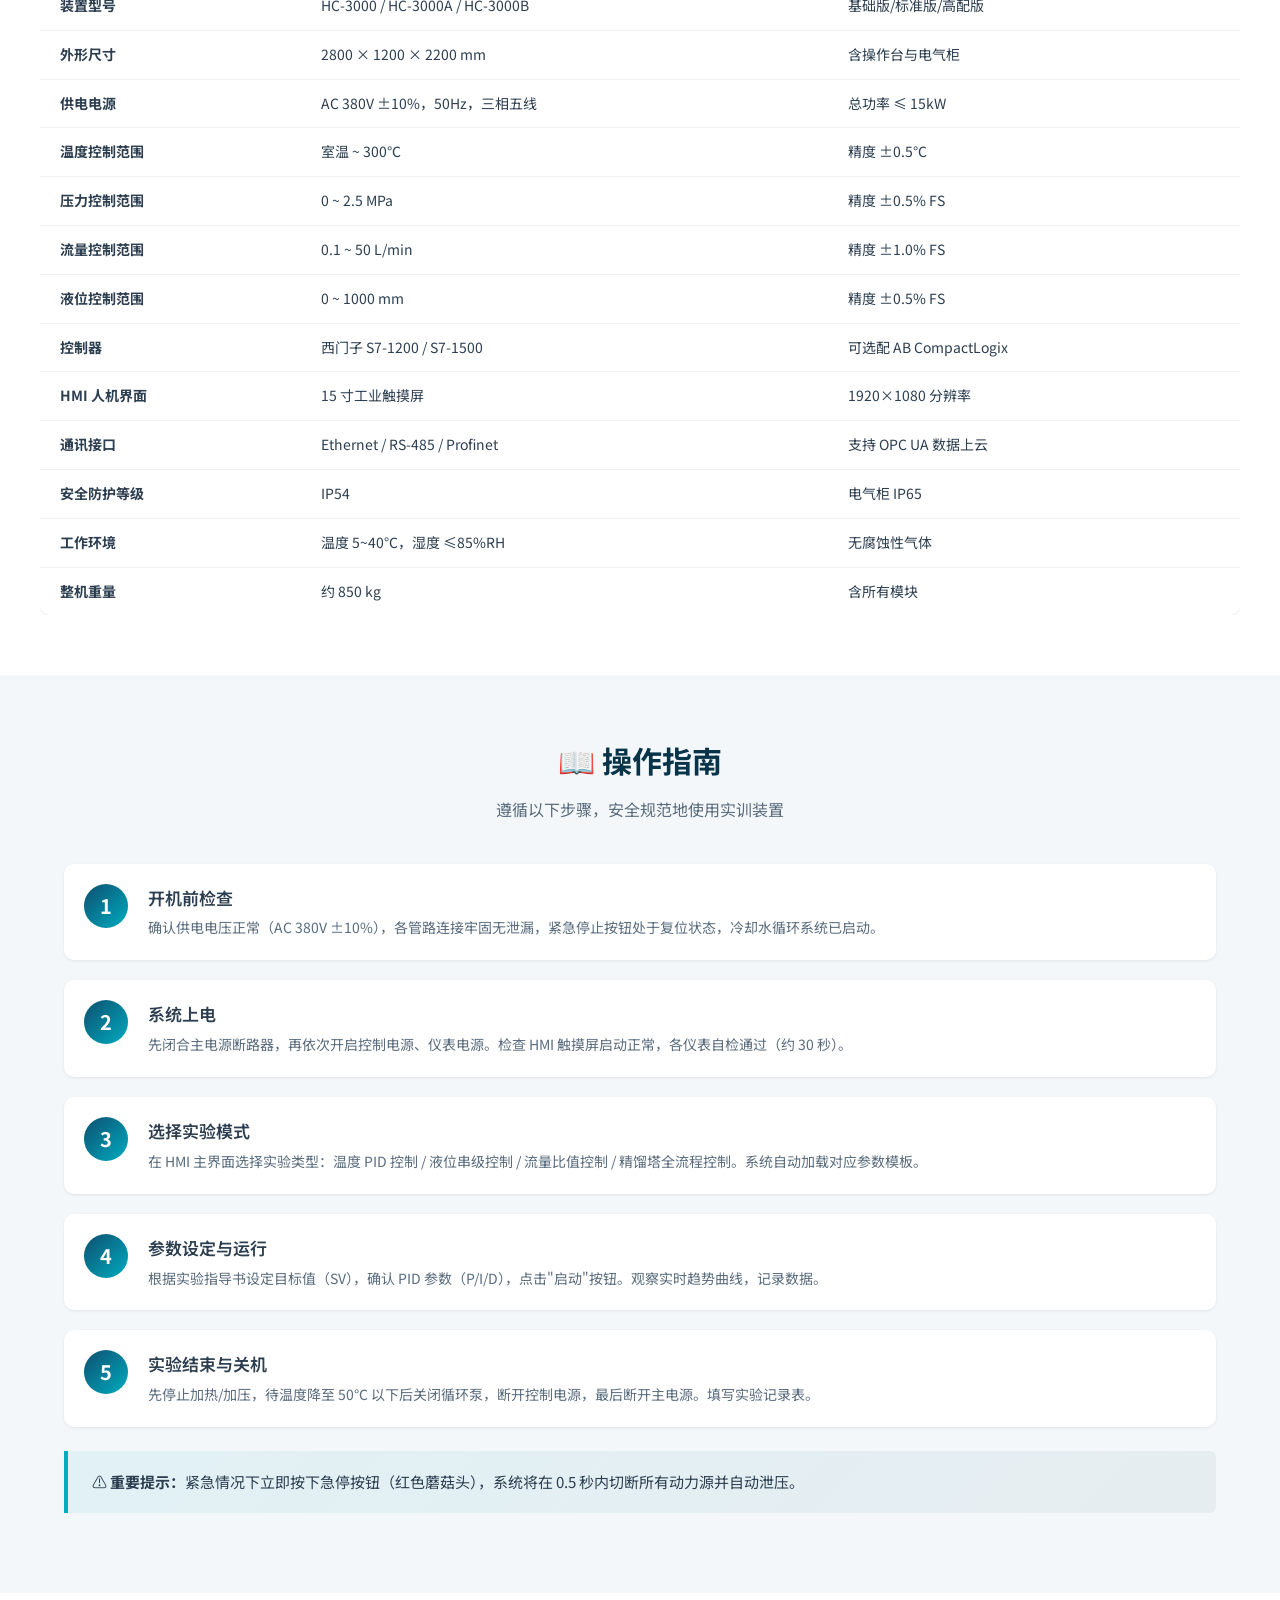
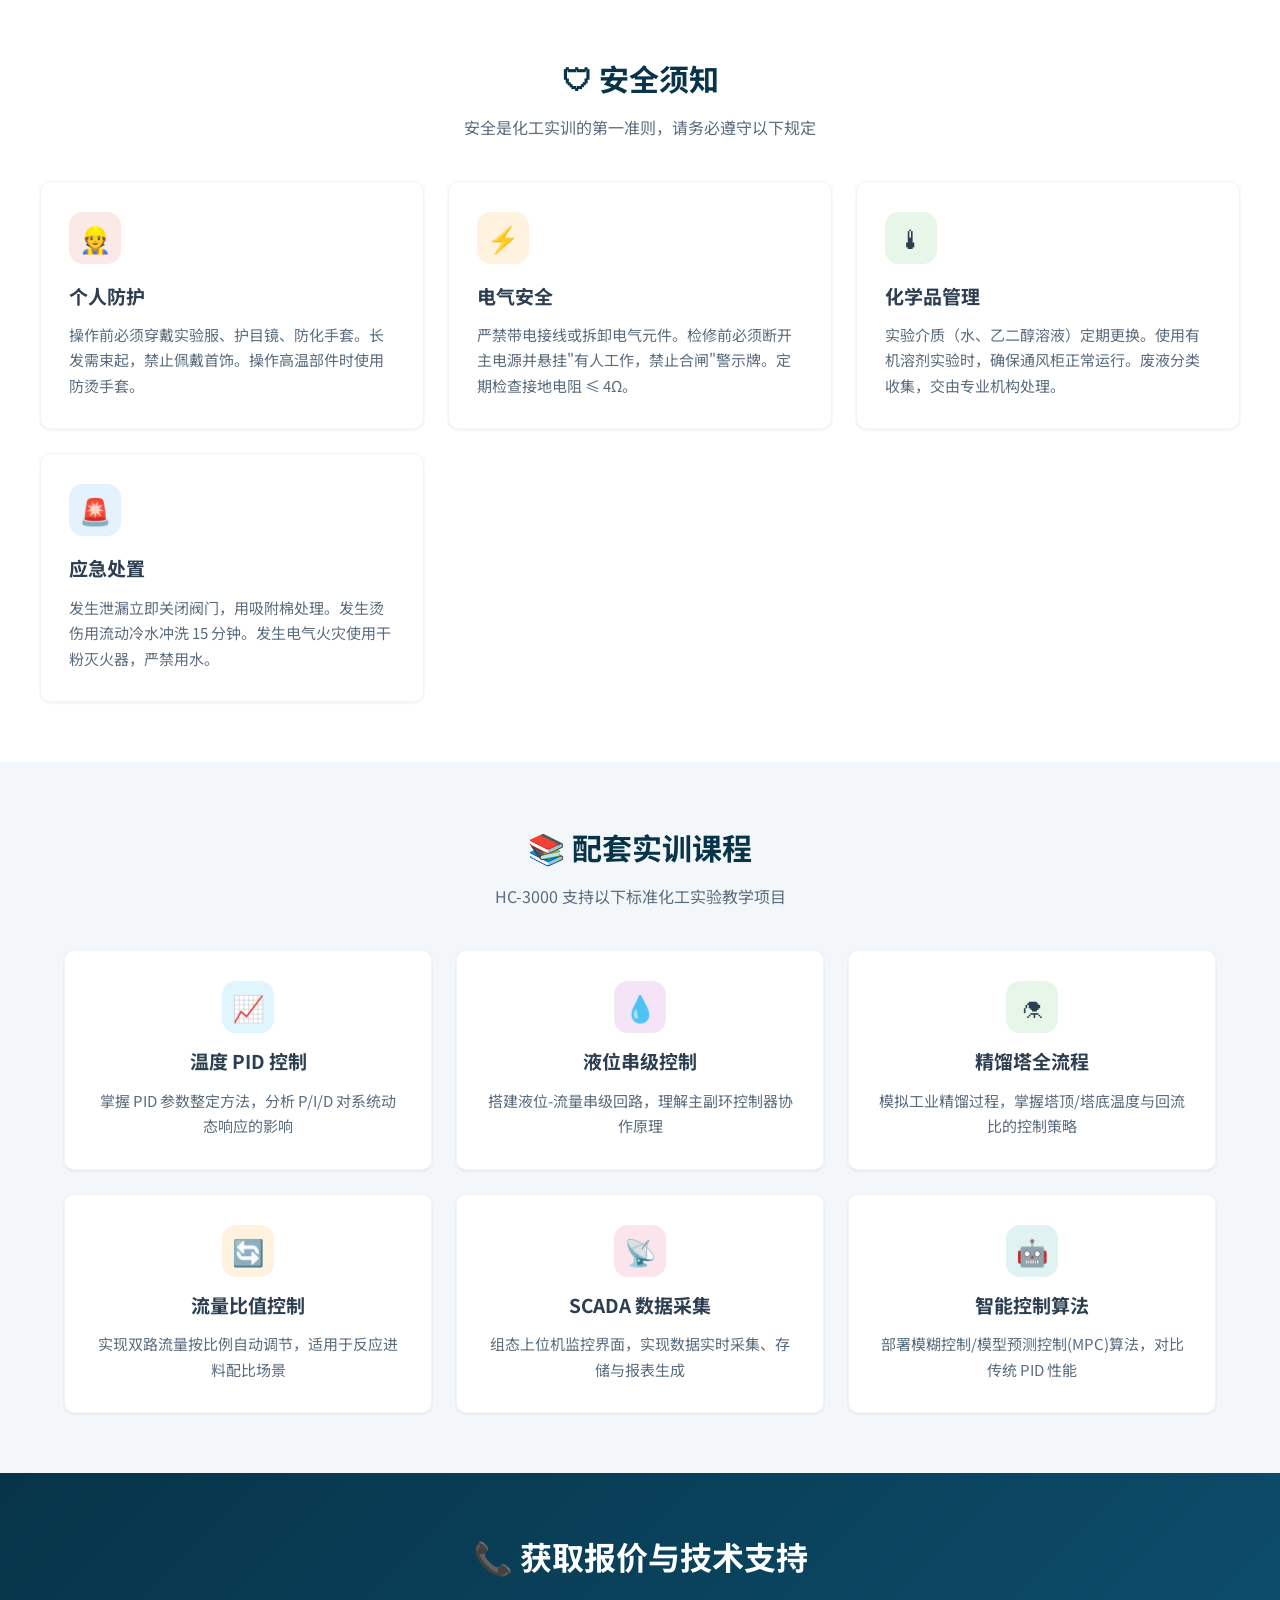
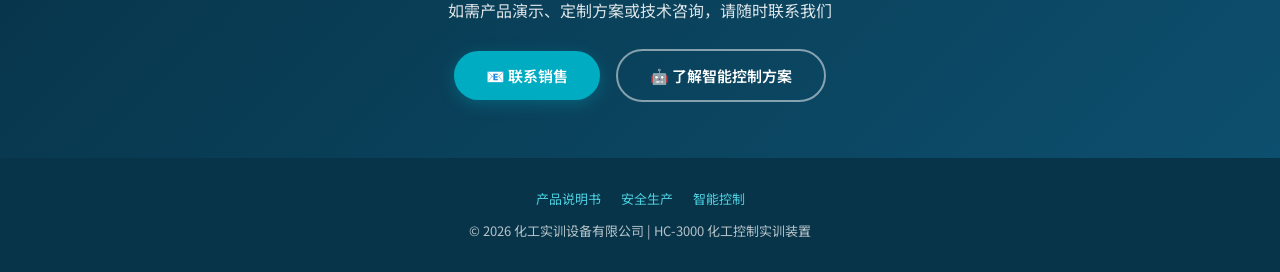
<file: 化工实训网站/index.html>
<!DOCTYPE html>
<html lang="zh-CN">
<head>
<meta charset="UTF-8">
<meta name="viewport" content="width=device-width, initial-scale=1.0">
<title>化工控制实训装置 HC-3000 — 产品说明书</title>
<link rel="stylesheet" href="css/style.css">
</head>
<body>

<!-- ═══════════ 导航栏 ═══════════ -->
<nav class="navbar">
  <div class="nav-inner">
    <a href="index.html" class="nav-logo">
      <span class="icon">⚗</span> 化工实训
    </a>
    <button class="nav-toggle" id="navToggle" aria-label="菜单">☰</button>
    <div class="nav-links" id="navLinks">
      <a href="index.html" class="active">产品说明书</a>
      <a href="safety.html">安全生产</a>
      <a href="automation.html">智能控制</a>
    </div>
  </div>
</nav>

<!-- ═══════════ 主视觉 ═══════════ -->
<header class="hero">
  <h1>化工控制实训装置 HC-3000</h1>
  <p>面向高等院校与职业培训的全流程化工自动化教学平台<br>集精馏、反应、传热控制于一体，培养新一代化工工程师</p>
  <div class="badge-row">
    <span class="badge">🏭 工业级传感器</span>
    <span class="badge">🖥 PLC/DCS 双模控制</span>
    <span class="badge">📊 实时数据采集</span>
    <span class="badge">🛡 多重安全保护</span>
  </div>
  <div class="stats-row">
    <div class="stat-item">
      <div class="stat-num">200+</div>
      <div class="stat-label">合作院校</div>
    </div>
    <div class="stat-item">
      <div class="stat-num">99.8%</div>
      <div class="stat-label">运行稳定性</div>
    </div>
    <div class="stat-item">
      <div class="stat-num">24/7</div>
      <div class="stat-label">技术支持</div>
    </div>
    <div class="stat-item">
      <div class="stat-num">3年</div>
      <div class="stat-label">整机质保</div>
    </div>
  </div>
</header>

<!-- ═══════════ 面包屑 ═══════════ -->
<div class="breadcrumb">
  🏠 <a href="index.html">首页</a> / <span>HC-3000 产品说明书</span>
</div>

<!-- ═══════════ 产品概述 ═══════════ -->
<section class="section">
  <h2 class="section-title">📋 产品概述</h2>
  <p class="section-subtitle">HC-3000 系列化工控制实训装置，面向工程教育认证标准设计</p>

  <div class="device-showcase">
    <div class="device-info">
      <h2>一体化实训平台</h2>
      <p>HC-3000 化工控制实训装置是一套集<strong>过程控制、自动化仪表、DCS/PLC 编程</strong>于一体的综合性教学设备。装置模拟工业现场真实工艺流程，涵盖温度、压力、流量、液位四大参数的控制回路，支持从基础仪表接线到高级算法开发的递进式教学。</p>
      <p>装置采用模块化设计，包含<strong>精馏塔、反应釜、换热器、储罐</strong>等核心化工单元，配套工业级传感器与执行机构，真实还原化工生产场景。</p>
      <div class="feature-list" style="margin-top:20px;">
        <div class="feature-item">
          <span class="fi-icon">🔧</span>
          <div><h4>模块化设计</h4><p>各单元独立拆装，按教学需求自由组合</p></div>
        </div>
        <div class="feature-item">
          <span class="fi-icon">📡</span>
          <div><h4>工业通讯协议</h4><p>支持 Modbus / Profibus / OPC UA</p></div>
        </div>
        <div class="feature-item">
          <span class="fi-icon">🖥</span>
          <div><h4>双控制系统</h4><p>西门子 PLC + 艾默生 DCS 双平台</p></div>
        </div>
        <div class="feature-item">
          <span class="fi-icon">🛡</span>
          <div><h4>多重安全联锁</h4><p>急停、超温、超压、液位报警自动切断</p></div>
        </div>
      </div>
    </div>
    <aside class="aside-img">
      <div class="img-placeholder chem-reactor">
        <div style="text-align:center;">
          <div style="font-size:80px;">🏭</div>
          <div style="font-size:18px;margin-top:10px;">HC-3000 实训装置</div>
        </div>
      </div>
    </aside>
  </div>
</section>

<!-- ═══════════ 技术参数 ═══════════ -->
<section class="section" style="background:var(--white);max-width:100%;">
  <div style="max-width:var(--max-width);margin:0 auto;">
    <h2 class="section-title">📐 技术参数</h2>
    <p class="section-subtitle">HC-3000 系列核心规格指标</p>

    <div style="overflow-x:auto;">
    <table class="spec-table">
      <thead>
        <tr>
          <th>参数项目</th>
          <th>规格指标</th>
          <th>备注</th>
        </tr>
      </thead>
      <tbody>
        <tr><td><strong>装置型号</strong></td><td>HC-3000 / HC-3000A / HC-3000B</td><td>基础版/标准版/高配版</td></tr>
        <tr><td><strong>外形尺寸</strong></td><td>2800 × 1200 × 2200 mm</td><td>含操作台与电气柜</td></tr>
        <tr><td><strong>供电电源</strong></td><td>AC 380V ±10%，50Hz，三相五线</td><td>总功率 ≤ 15kW</td></tr>
        <tr><td><strong>温度控制范围</strong></td><td>室温 ~ 300℃</td><td>精度 ±0.5℃</td></tr>
        <tr><td><strong>压力控制范围</strong></td><td>0 ~ 2.5 MPa</td><td>精度 ±0.5% FS</td></tr>
        <tr><td><strong>流量控制范围</strong></td><td>0.1 ~ 50 L/min</td><td>精度 ±1.0% FS</td></tr>
        <tr><td><strong>液位控制范围</strong></td><td>0 ~ 1000 mm</td><td>精度 ±0.5% FS</td></tr>
        <tr><td><strong>控制器</strong></td><td>西门子 S7-1200 / S7-1500</td><td>可选配 AB CompactLogix</td></tr>
        <tr><td><strong>HMI 人机界面</strong></td><td>15 寸工业触摸屏</td><td>1920×1080 分辨率</td></tr>
        <tr><td><strong>通讯接口</strong></td><td>Ethernet / RS-485 / Profinet</td><td>支持 OPC UA 数据上云</td></tr>
        <tr><td><strong>安全防护等级</strong></td><td>IP54</td><td>电气柜 IP65</td></tr>
        <tr><td><strong>工作环境</strong></td><td>温度 5~40℃，湿度 ≤85%RH</td><td>无腐蚀性气体</td></tr>
        <tr><td><strong>整机重量</strong></td><td>约 850 kg</td><td>含所有模块</td></tr>
      </tbody>
    </table>
    </div>
  </div>
</section>

<!-- ═══════════ 操作指南 ═══════════ -->
<section class="section">
  <h2 class="section-title">📖 操作指南</h2>
  <p class="section-subtitle">遵循以下步骤，安全规范地使用实训装置</p>

  <div class="steps">
    <div class="step">
      <div class="step-num">1</div>
      <div>
        <h4>开机前检查</h4>
        <p>确认供电电压正常（AC 380V ±10%），各管路连接牢固无泄漏，紧急停止按钮处于复位状态，冷却水循环系统已启动。</p>
      </div>
    </div>
    <div class="step">
      <div class="step-num">2</div>
      <div>
        <h4>系统上电</h4>
        <p>先闭合主电源断路器，再依次开启控制电源、仪表电源。检查 HMI 触摸屏启动正常，各仪表自检通过（约 30 秒）。</p>
      </div>
    </div>
    <div class="step">
      <div class="step-num">3</div>
      <div>
        <h4>选择实验模式</h4>
        <p>在 HMI 主界面选择实验类型：温度 PID 控制 / 液位串级控制 / 流量比值控制 / 精馏塔全流程控制。系统自动加载对应参数模板。</p>
      </div>
    </div>
    <div class="step">
      <div class="step-num">4</div>
      <div>
        <h4>参数设定与运行</h4>
        <p>根据实验指导书设定目标值（SV），确认 PID 参数（P/I/D），点击"启动"按钮。观察实时趋势曲线，记录数据。</p>
      </div>
    </div>
    <div class="step">
      <div class="step-num">5</div>
      <div>
        <h4>实验结束与关机</h4>
        <p>先停止加热/加压，待温度降至 50℃ 以下后关闭循环泵，断开控制电源，最后断开主电源。填写实验记录表。</p>
      </div>
    </div>
  </div>

  <div class="highlight-banner" style="margin-top:24px;">
    ⚠ <strong>重要提示：</strong>紧急情况下立即按下急停按钮（红色蘑菇头），系统将在 0.5 秒内切断所有动力源并自动泄压。
  </div>
</section>

<!-- ═══════════ 安全须知 ═══════════ -->
<section class="section" style="background:var(--white);max-width:100%;">
  <div style="max-width:var(--max-width);margin:0 auto;">
    <h2 class="section-title">🛡 安全须知</h2>
    <p class="section-subtitle">安全是化工实训的第一准则，请务必遵守以下规定</p>

    <div class="card-grid">
      <div class="card">
        <div class="card-icon" style="background:#fbe9e7;">👷</div>
        <h3>个人防护</h3>
        <p>操作前必须穿戴实验服、护目镜、防化手套。长发需束起，禁止佩戴首饰。操作高温部件时使用防烫手套。</p>
      </div>
      <div class="card">
        <div class="card-icon" style="background:#fff3e0;">⚡</div>
        <h3>电气安全</h3>
        <p>严禁带电接线或拆卸电气元件。检修前必须断开主电源并悬挂"有人工作，禁止合闸"警示牌。定期检查接地电阻 ≤ 4Ω。</p>
      </div>
      <div class="card">
        <div class="card-icon" style="background:#e8f5e9;">🌡</div>
        <h3>化学品管理</h3>
        <p>实验介质（水、乙二醇溶液）定期更换。使用有机溶剂实验时，确保通风柜正常运行。废液分类收集，交由专业机构处理。</p>
      </div>
      <div class="card">
        <div class="card-icon" style="background:#e3f2fd;">🚨</div>
        <h3>应急处置</h3>
        <p>发生泄漏立即关闭阀门，用吸附棉处理。发生烫伤用流动冷水冲洗 15 分钟。发生电气火灾使用干粉灭火器，严禁用水。</p>
      </div>
    </div>
  </div>
</section>

<!-- ═══════════ 配套课程 ═══════════ -->
<section class="section">
  <h2 class="section-title">📚 配套实训课程</h2>
  <p class="section-subtitle">HC-3000 支持以下标准化工实验教学项目</p>

  <div class="grid-3">
    <div class="card" style="text-align:center;">
      <div class="card-icon" style="background:#e1f5fe;margin:0 auto 12px;">📈</div>
      <h3>温度 PID 控制</h3>
      <p>掌握 PID 参数整定方法，分析 P/I/D 对系统动态响应的影响</p>
    </div>
    <div class="card" style="text-align:center;">
      <div class="card-icon" style="background:#f3e5f5;margin:0 auto 12px;">💧</div>
      <h3>液位串级控制</h3>
      <p>搭建液位-流量串级回路，理解主副环控制器协作原理</p>
    </div>
    <div class="card" style="text-align:center;">
      <div class="card-icon" style="background:#e8f5e9;margin:0 auto 12px;">⚗</div>
      <h3>精馏塔全流程</h3>
      <p>模拟工业精馏过程，掌握塔顶/塔底温度与回流比的控制策略</p>
    </div>
    <div class="card" style="text-align:center;">
      <div class="card-icon" style="background:#fff3e0;margin:0 auto 12px;">🔄</div>
      <h3>流量比值控制</h3>
      <p>实现双路流量按比例自动调节，适用于反应进料配比场景</p>
    </div>
    <div class="card" style="text-align:center;">
      <div class="card-icon" style="background:#fce4ec;margin:0 auto 12px;">📡</div>
      <h3>SCADA 数据采集</h3>
      <p>组态上位机监控界面，实现数据实时采集、存储与报表生成</p>
    </div>
    <div class="card" style="text-align:center;">
      <div class="card-icon" style="background:#e0f2f1;margin:0 auto 12px;">🤖</div>
      <h3>智能控制算法</h3>
      <p>部署模糊控制/模型预测控制(MPC)算法，对比传统 PID 性能</p>
    </div>
  </div>
</section>

<!-- ═══════════ CTA ═══════════ -->
<section class="cta">
  <h2>📞 获取报价与技术支持</h2>
  <p>如需产品演示、定制方案或技术咨询，请随时联系我们</p>
  <a href="mailto:sales@chemcontrol.com" class="btn btn-primary" style="margin-right:12px;">📧 联系销售</a>
  <a href="automation.html" class="btn btn-outline">🤖 了解智能控制方案</a>
</section>

<!-- ═══════════ 页脚 ═══════════ -->
<footer class="footer">
  <div class="footer-links">
    <a href="index.html">产品说明书</a>
    <a href="safety.html">安全生产</a>
    <a href="automation.html">智能控制</a>
  </div>
  <p>© 2026 化工实训设备有限公司 | HC-3000 化工控制实训装置</p>
</footer>

<button class="back-top" id="backTop" title="回到顶部">⬆</button>

<script src="js/main.js"></script>
</body>
</html>
</file>
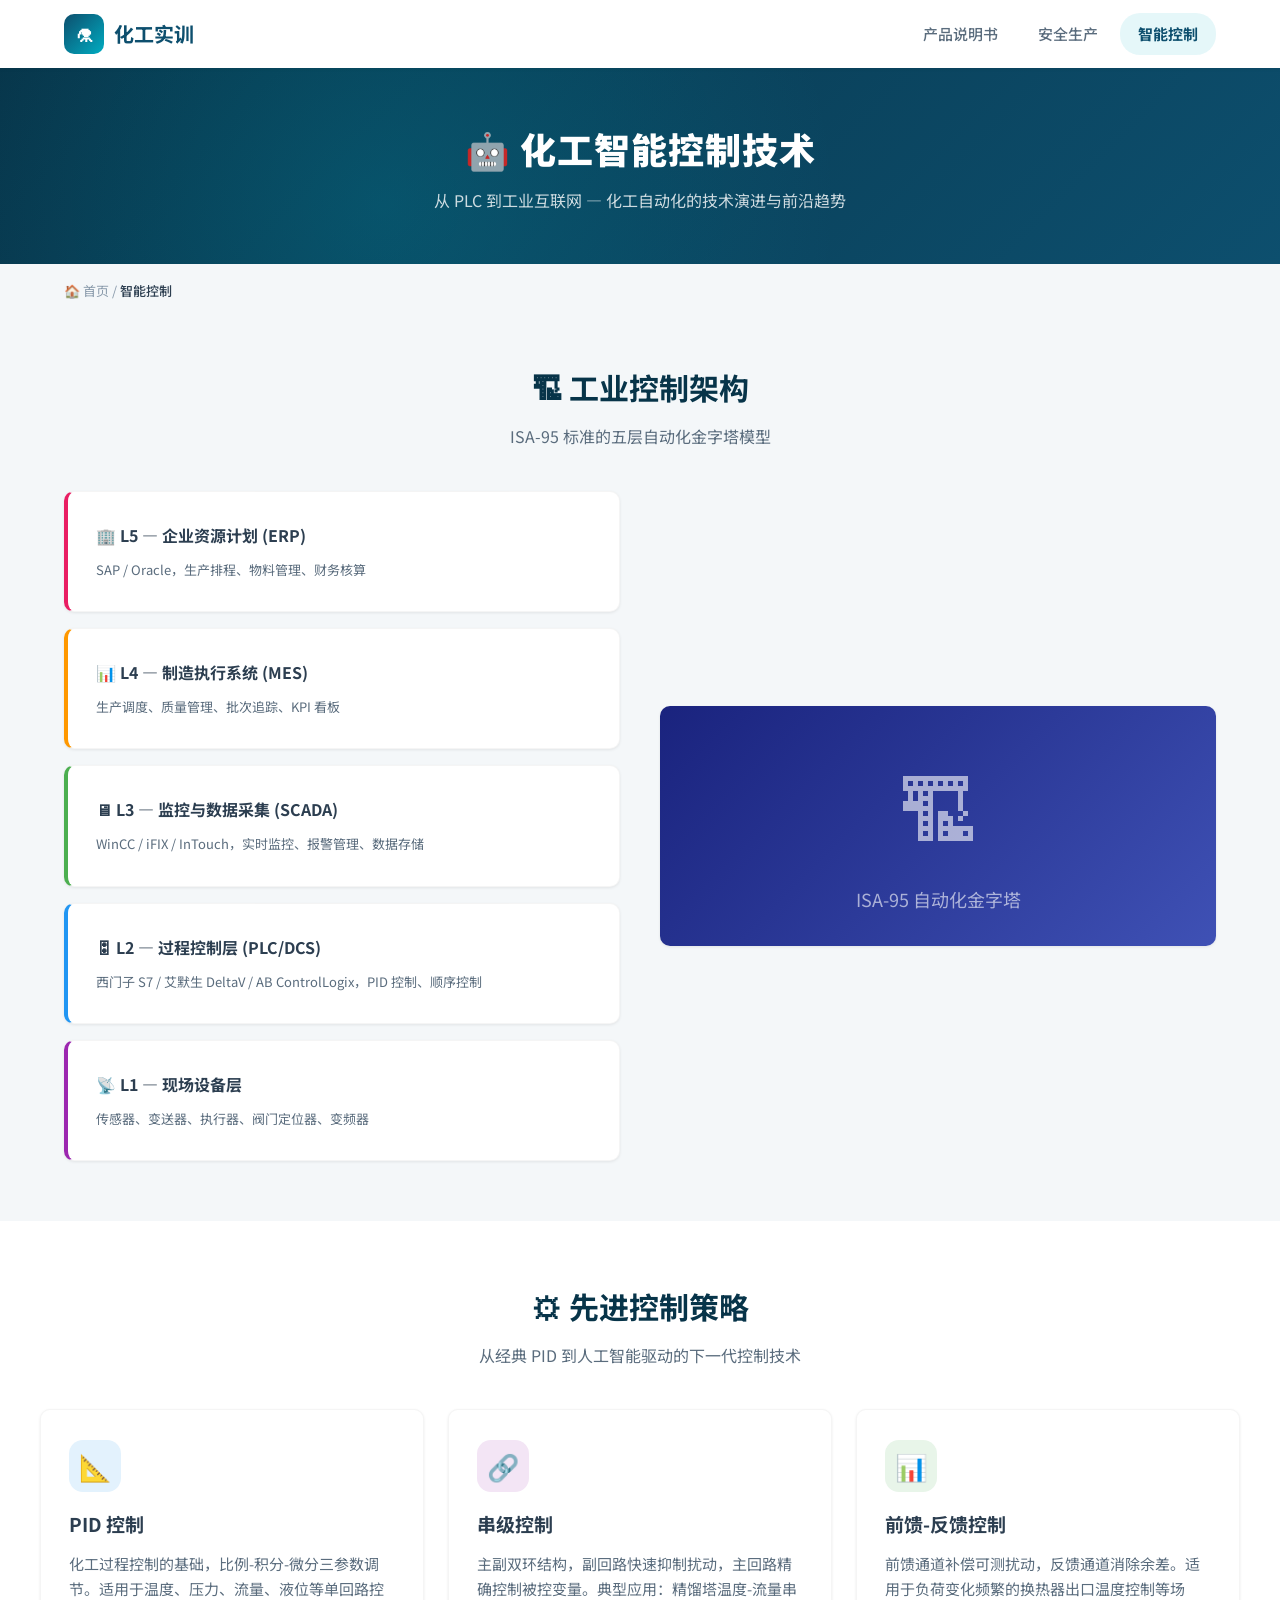
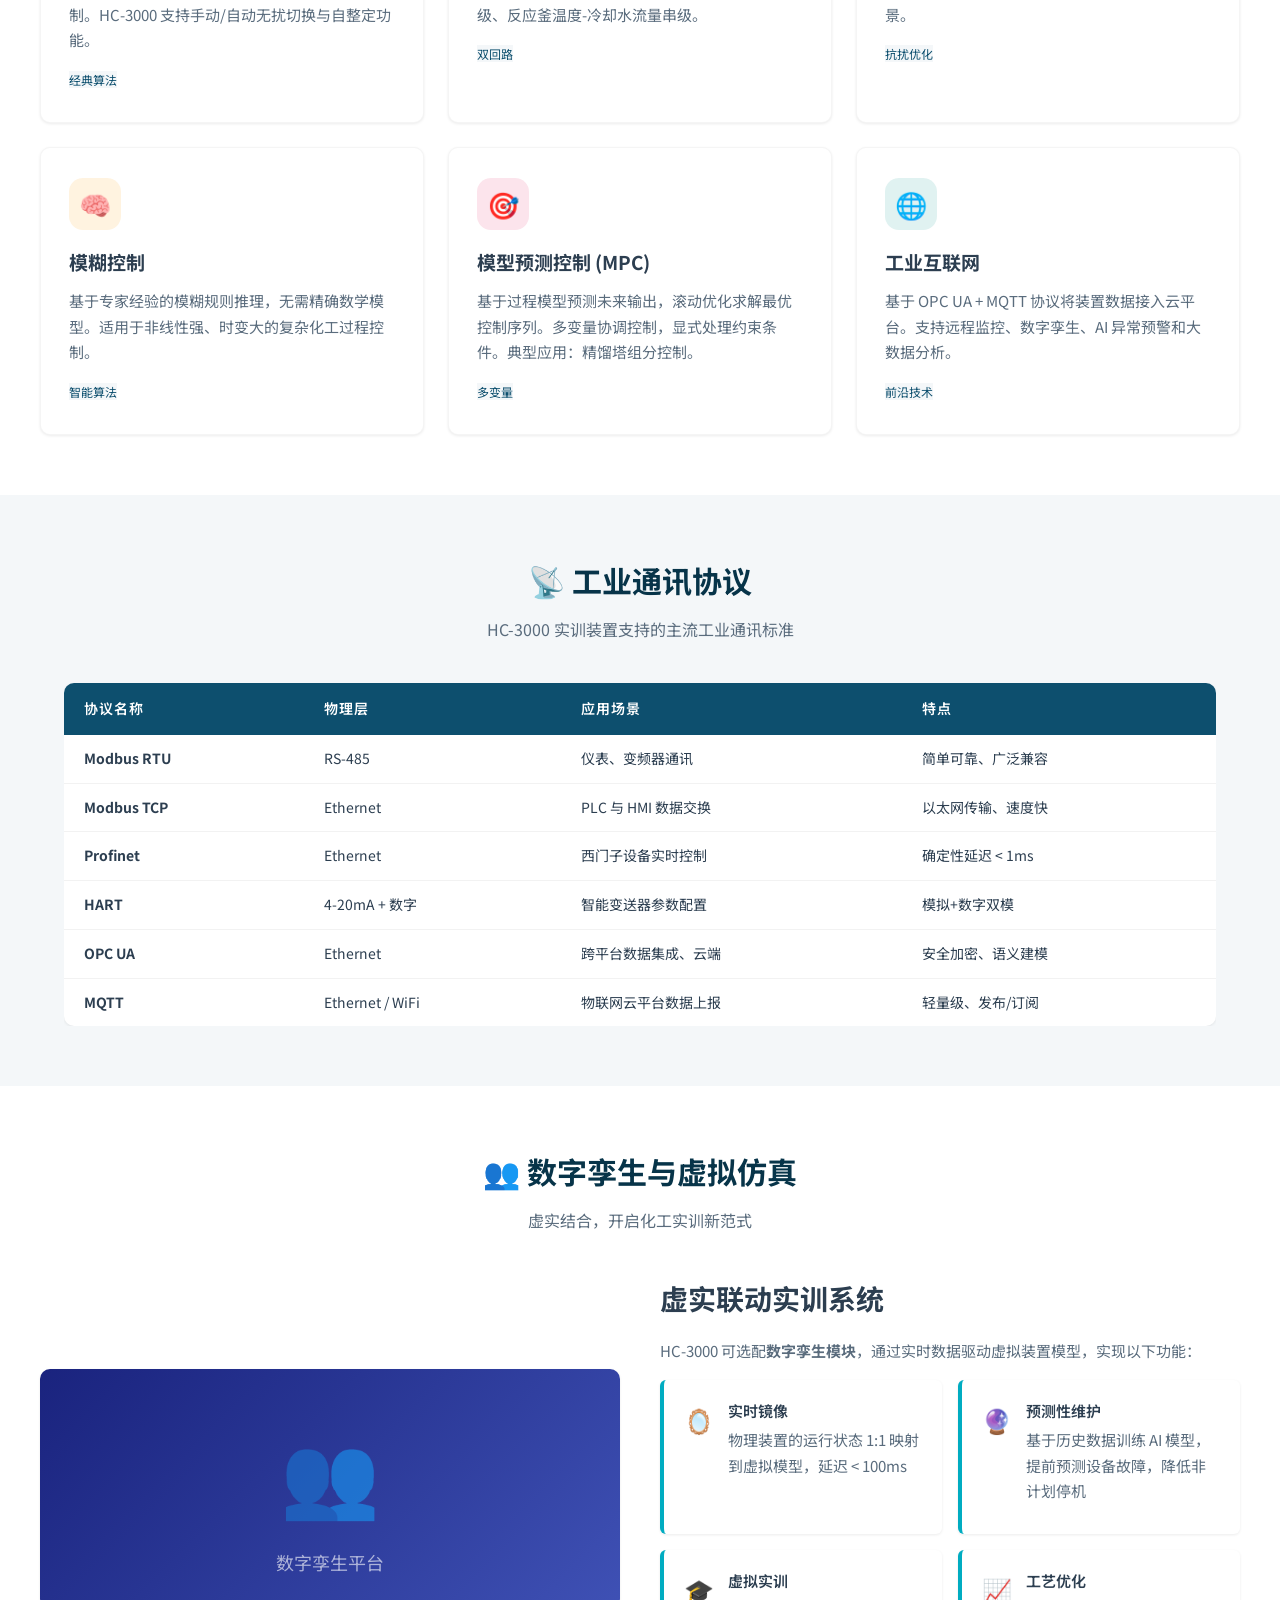
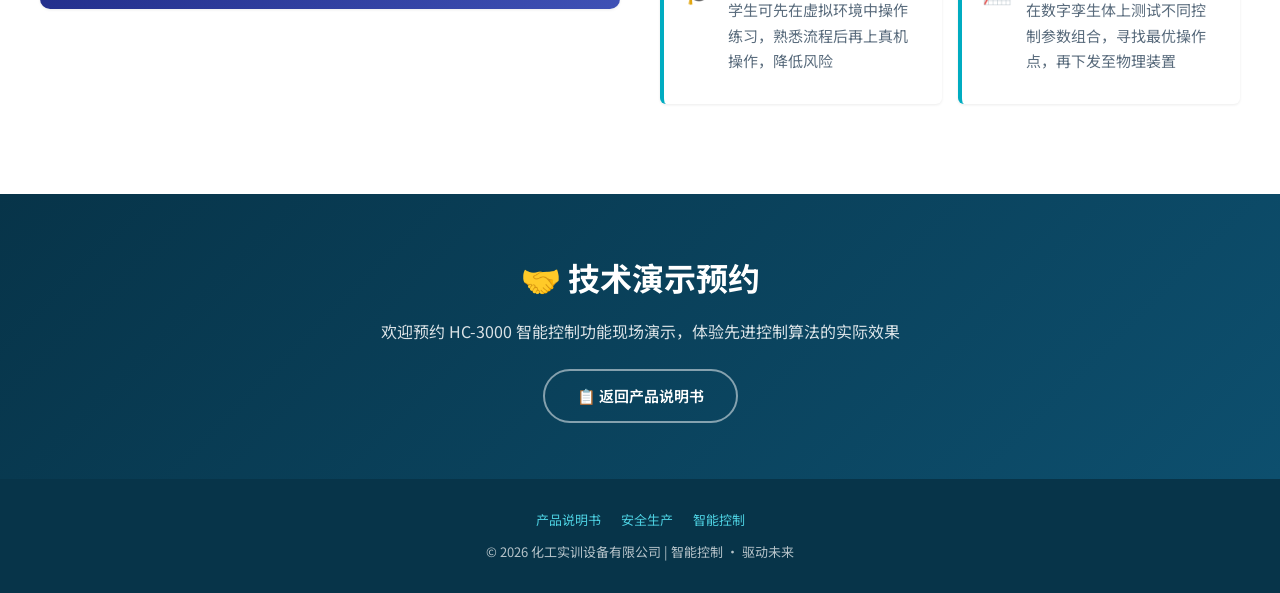
<file: automation.html>
<!DOCTYPE html>
<html lang="zh-CN">
<head>
<meta charset="UTF-8">
<meta name="viewport" content="width=device-width, initial-scale=1.0">
<title>化工智能控制技术 — 自动化专题</title>
<link rel="stylesheet" href="css/style.css">
</head>
<body>

<!-- ═══════════ 导航栏 ═══════════ -->
<nav class="navbar">
  <div class="nav-inner">
    <a href="index.html" class="nav-logo">
      <span class="icon">⚗</span> 化工实训
    </a>
    <button class="nav-toggle" id="navToggle" aria-label="菜单">☰</button>
    <div class="nav-links" id="navLinks">
      <a href="index.html">产品说明书</a>
      <a href="safety.html">安全生产</a>
      <a href="automation.html" class="active">智能控制</a>
    </div>
  </div>
</nav>

<!-- ═══════════ 页面头部 ═══════════ -->
<header class="page-header">
  <h1>🤖 化工智能控制技术</h1>
  <p>从 PLC 到工业互联网 — 化工自动化的技术演进与前沿趋势</p>
</header>

<!-- ═══════════ 面包屑 ═══════════ -->
<div class="breadcrumb">
  🏠 <a href="index.html">首页</a> / <span>智能控制</span>
</div>

<!-- ═══════════ 控制架构 ═══════════ -->
<section class="section">
  <h2 class="section-title">🏗 工业控制架构</h2>
  <p class="section-subtitle">ISA-95 标准的五层自动化金字塔模型</p>

  <div class="grid-2">
    <div>
      <div style="display:flex;flex-direction:column;gap:16px;">
        <div class="card" style="border-left:4px solid #e91e63;">
          <h3 style="font-size:16px;">🏢 L5 — 企业资源计划 (ERP)</h3>
          <p style="font-size:13px;">SAP / Oracle，生产排程、物料管理、财务核算</p>
        </div>
        <div class="card" style="border-left:4px solid #ff9800;">
          <h3 style="font-size:16px;">📊 L4 — 制造执行系统 (MES)</h3>
          <p style="font-size:13px;">生产调度、质量管理、批次追踪、KPI 看板</p>
        </div>
        <div class="card" style="border-left:4px solid #4caf50;">
          <h3 style="font-size:16px;">🖥 L3 — 监控与数据采集 (SCADA)</h3>
          <p style="font-size:13px;">WinCC / iFIX / InTouch，实时监控、报警管理、数据存储</p>
        </div>
        <div class="card" style="border-left:4px solid #2196f3;">
          <h3 style="font-size:16px;">🎛 L2 — 过程控制层 (PLC/DCS)</h3>
          <p style="font-size:13px;">西门子 S7 / 艾默生 DeltaV / AB ControlLogix，PID 控制、顺序控制</p>
        </div>
        <div class="card" style="border-left:4px solid #9c27b0;">
          <h3 style="font-size:16px;">📡 L1 — 现场设备层</h3>
          <p style="font-size:13px;">传感器、变送器、执行器、阀门定位器、变频器</p>
        </div>
      </div>
    </div>
    <aside class="aside-img">
      <div class="img-placeholder tech">
        <div style="text-align:center;">
          <div style="font-size:80px;">🏗</div>
          <div style="font-size:18px;margin-top:10px;">ISA-95 自动化金字塔</div>
        </div>
      </div>
    </aside>
  </div>
</section>

<!-- ═══════════ 控制策略 ═══════════ -->
<section class="section" style="background:var(--white);max-width:100%;">
  <div style="max-width:var(--max-width);margin:0 auto;">
    <h2 class="section-title">⚙ 先进控制策略</h2>
    <p class="section-subtitle">从经典 PID 到人工智能驱动的下一代控制技术</p>

    <div class="grid-3">
      <div class="card">
        <div class="card-icon" style="background:#e3f2fd;">📐</div>
        <h3>PID 控制</h3>
        <p>化工过程控制的基础，比例-积分-微分三参数调节。适用于温度、压力、流量、液位等单回路控制。HC-3000 支持手动/自动无扰切换与自整定功能。</p>
        <div style="margin-top:12px;">
          <span class="badge" style="background:var(--bg);color:var(--primary);font-size:12px;">经典算法</span>
        </div>
      </div>
      <div class="card">
        <div class="card-icon" style="background:#f3e5f5;">🔗</div>
        <h3>串级控制</h3>
        <p>主副双环结构，副回路快速抑制扰动，主回路精确控制被控变量。典型应用：精馏塔温度-流量串级、反应釜温度-冷却水流量串级。</p>
        <div style="margin-top:12px;">
          <span class="badge" style="background:var(--bg);color:var(--primary);font-size:12px;">双回路</span>
        </div>
      </div>
      <div class="card">
        <div class="card-icon" style="background:#e8f5e9;">📊</div>
        <h3>前馈-反馈控制</h3>
        <p>前馈通道补偿可测扰动，反馈通道消除余差。适用于负荷变化频繁的换热器出口温度控制等场景。</p>
        <div style="margin-top:12px;">
          <span class="badge" style="background:var(--bg);color:var(--primary);font-size:12px;">抗扰优化</span>
        </div>
      </div>
      <div class="card">
        <div class="card-icon" style="background:#fff3e0;">🧠</div>
        <h3>模糊控制</h3>
        <p>基于专家经验的模糊规则推理，无需精确数学模型。适用于非线性强、时变大的复杂化工过程控制。</p>
        <div style="margin-top:12px;">
          <span class="badge" style="background:var(--bg);color:var(--primary);font-size:12px;">智能算法</span>
        </div>
      </div>
      <div class="card">
        <div class="card-icon" style="background:#fce4ec;">🎯</div>
        <h3>模型预测控制 (MPC)</h3>
        <p>基于过程模型预测未来输出，滚动优化求解最优控制序列。多变量协调控制，显式处理约束条件。典型应用：精馏塔组分控制。</p>
        <div style="margin-top:12px;">
          <span class="badge" style="background:var(--bg);color:var(--primary);font-size:12px;">多变量</span>
        </div>
      </div>
      <div class="card">
        <div class="card-icon" style="background:#e0f2f1;">🌐</div>
        <h3>工业互联网</h3>
        <p>基于 OPC UA + MQTT 协议将装置数据接入云平台。支持远程监控、数字孪生、AI 异常预警和大数据分析。</p>
        <div style="margin-top:12px;">
          <span class="badge" style="background:var(--bg);color:var(--primary);font-size:12px;">前沿技术</span>
        </div>
      </div>
    </div>
  </div>
</section>

<!-- ═══════════ 通讯协议 ═══════════ -->
<section class="section">
  <h2 class="section-title">📡 工业通讯协议</h2>
  <p class="section-subtitle">HC-3000 实训装置支持的主流工业通讯标准</p>

  <div style="overflow-x:auto;">
  <table class="spec-table">
    <thead>
      <tr>
        <th>协议名称</th>
        <th>物理层</th>
        <th>应用场景</th>
        <th>特点</th>
      </tr>
    </thead>
    <tbody>
      <tr><td><strong>Modbus RTU</strong></td><td>RS-485</td><td>仪表、变频器通讯</td><td>简单可靠、广泛兼容</td></tr>
      <tr><td><strong>Modbus TCP</strong></td><td>Ethernet</td><td>PLC 与 HMI 数据交换</td><td>以太网传输、速度快</td></tr>
      <tr><td><strong>Profinet</strong></td><td>Ethernet</td><td>西门子设备实时控制</td><td>确定性延迟 < 1ms</td></tr>
      <tr><td><strong>HART</strong></td><td>4-20mA + 数字</td><td>智能变送器参数配置</td><td>模拟+数字双模</td></tr>
      <tr><td><strong>OPC UA</strong></td><td>Ethernet</td><td>跨平台数据集成、云端</td><td>安全加密、语义建模</td></tr>
      <tr><td><strong>MQTT</strong></td><td>Ethernet / WiFi</td><td>物联网云平台数据上报</td><td>轻量级、发布/订阅</td></tr>
    </tbody>
  </table>
  </div>
</section>

<!-- ═══════════ 数字孪生 ═══════════ -->
<section class="section" style="background:var(--white);max-width:100%;">
  <div style="max-width:var(--max-width);margin:0 auto;">
    <h2 class="section-title">👥 数字孪生与虚拟仿真</h2>
    <p class="section-subtitle">虚实结合，开启化工实训新范式</p>

    <div class="device-showcase">
      <aside class="aside-img">
        <div class="img-placeholder tech">
          <div style="text-align:center;">
            <div style="font-size:80px;">👥</div>
            <div style="font-size:18px;margin-top:10px;">数字孪生平台</div>
          </div>
        </div>
      </aside>
      <div class="device-info">
        <h2>虚实联动实训系统</h2>
        <p>HC-3000 可选配<strong>数字孪生模块</strong>，通过实时数据驱动虚拟装置模型，实现以下功能：</p>
        <div class="feature-list" style="margin-top:16px;">
          <div class="feature-item">
            <span class="fi-icon">🪞</span>
            <div><h4>实时镜像</h4><p>物理装置的运行状态 1:1 映射到虚拟模型，延迟 < 100ms</p></div>
          </div>
          <div class="feature-item">
            <span class="fi-icon">🔮</span>
            <div><h4>预测性维护</h4><p>基于历史数据训练 AI 模型，提前预测设备故障，降低非计划停机</p></div>
          </div>
          <div class="feature-item">
            <span class="fi-icon">🎓</span>
            <div><h4>虚拟实训</h4><p>学生可先在虚拟环境中操作练习，熟悉流程后再上真机操作，降低风险</p></div>
          </div>
          <div class="feature-item">
            <span class="fi-icon">📈</span>
            <div><h4>工艺优化</h4><p>在数字孪生体上测试不同控制参数组合，寻找最优操作点，再下发至物理装置</p></div>
          </div>
        </div>
      </div>
    </div>
  </div>
</section>

<!-- ═══════════ CTA ═══════════ -->
<section class="cta">
  <h2>🤝 技术演示预约</h2>
  <p>欢迎预约 HC-3000 智能控制功能现场演示，体验先进控制算法的实际效果</p>
  <a href="index.html" class="btn btn-outline">📋 返回产品说明书</a>
</section>

<!-- ═══════════ 页脚 ═══════════ -->
<footer class="footer">
  <div class="footer-links">
    <a href="index.html">产品说明书</a>
    <a href="safety.html">安全生产</a>
    <a href="automation.html">智能控制</a>
  </div>
  <p>© 2026 化工实训设备有限公司 | 智能控制 · 驱动未来</p>
</footer>

<button class="back-top" id="backTop" title="回到顶部">⬆</button>

<script src="js/main.js"></script>
</body>
</html>
</file>
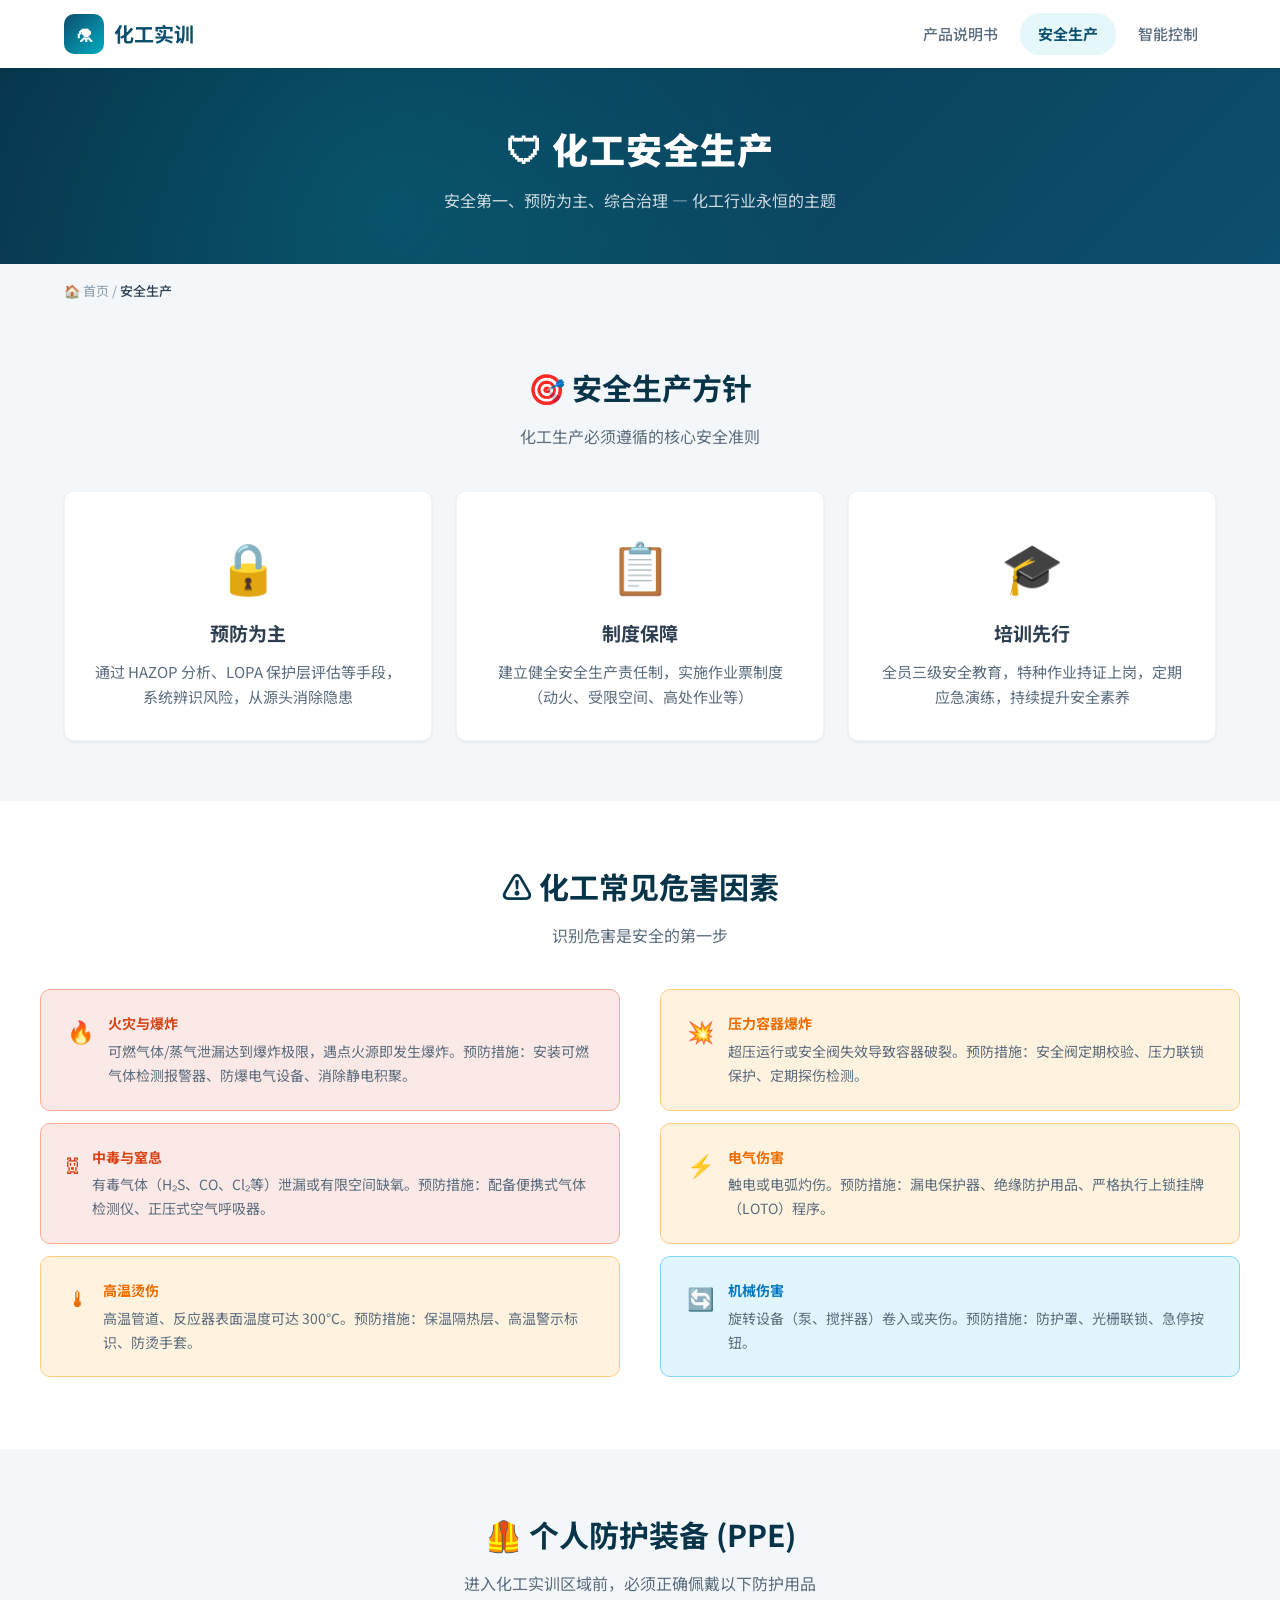
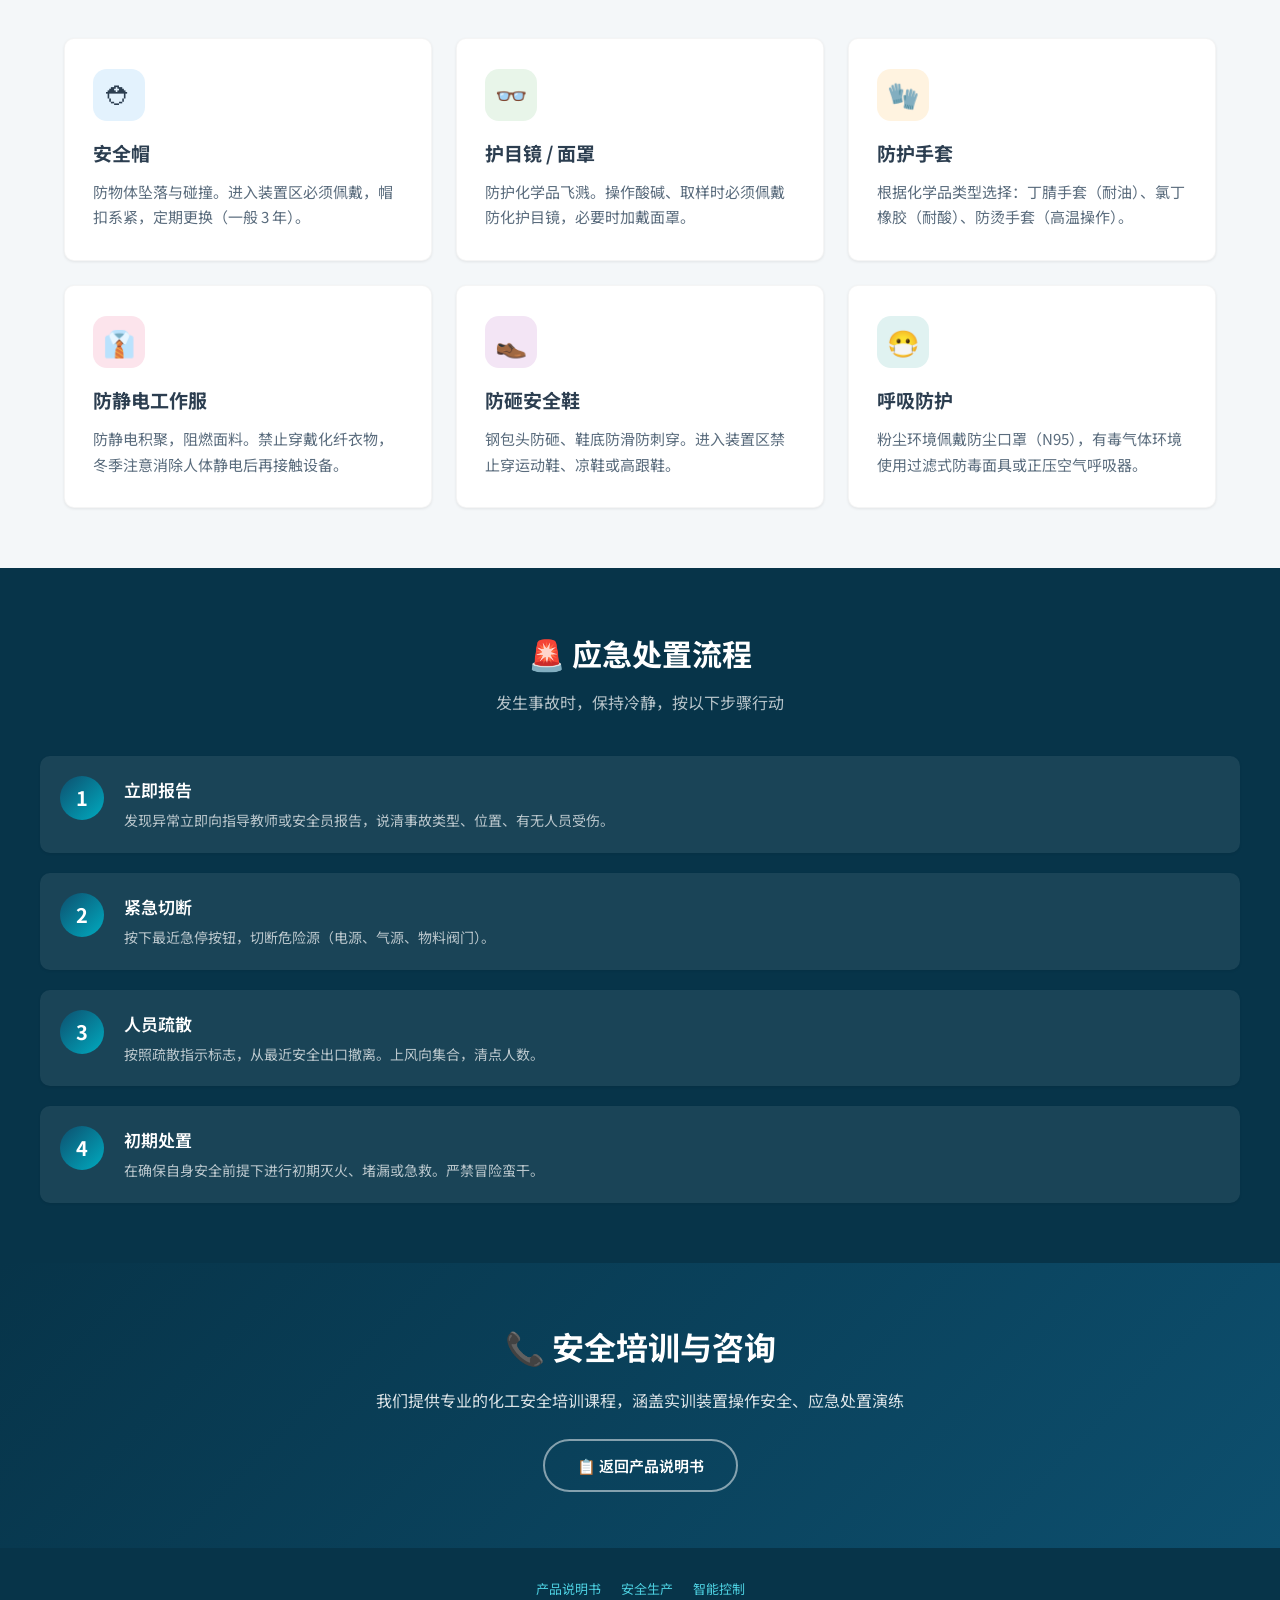
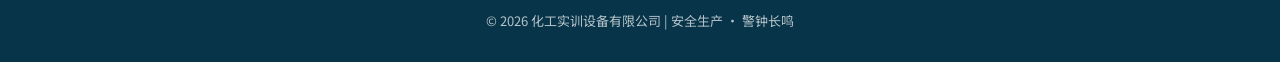
<file: safety.html>
<!DOCTYPE html>
<html lang="zh-CN">
<head>
<meta charset="UTF-8">
<meta name="viewport" content="width=device-width, initial-scale=1.0">
<title>化工安全生产 — 知识专题</title>
<link rel="stylesheet" href="css/style.css">
</head>
<body>

<!-- ═══════════ 导航栏 ═══════════ -->
<nav class="navbar">
  <div class="nav-inner">
    <a href="index.html" class="nav-logo">
      <span class="icon">⚗</span> 化工实训
    </a>
    <button class="nav-toggle" id="navToggle" aria-label="菜单">☰</button>
    <div class="nav-links" id="navLinks">
      <a href="index.html">产品说明书</a>
      <a href="safety.html" class="active">安全生产</a>
      <a href="automation.html">智能控制</a>
    </div>
  </div>
</nav>

<!-- ═══════════ 页面头部 ═══════════ -->
<header class="page-header">
  <h1>🛡 化工安全生产</h1>
  <p>安全第一、预防为主、综合治理 — 化工行业永恒的主题</p>
</header>

<!-- ═══════════ 面包屑 ═══════════ -->
<div class="breadcrumb">
  🏠 <a href="index.html">首页</a> / <span>安全生产</span>
</div>

<!-- ═══════════ 核心理念 ═══════════ -->
<section class="section">
  <h2 class="section-title">🎯 安全生产方针</h2>
  <p class="section-subtitle">化工生产必须遵循的核心安全准则</p>

  <div class="grid-3">
    <div class="card" style="text-align:center;">
      <div style="font-size:50px;margin-bottom:10px;">🔒</div>
      <h3>预防为主</h3>
      <p>通过 HAZOP 分析、LOPA 保护层评估等手段，系统辨识风险，从源头消除隐患</p>
    </div>
    <div class="card" style="text-align:center;">
      <div style="font-size:50px;margin-bottom:10px;">📋</div>
      <h3>制度保障</h3>
      <p>建立健全安全生产责任制，实施作业票制度（动火、受限空间、高处作业等）</p>
    </div>
    <div class="card" style="text-align:center;">
      <div style="font-size:50px;margin-bottom:10px;">🎓</div>
      <h3>培训先行</h3>
      <p>全员三级安全教育，特种作业持证上岗，定期应急演练，持续提升安全素养</p>
    </div>
  </div>
</section>

<!-- ═══════════ 常见危害 ═══════════ -->
<section class="section" style="background:var(--white);max-width:100%;">
  <div style="max-width:var(--max-width);margin:0 auto;">
    <h2 class="section-title">⚠ 化工常见危害因素</h2>
    <p class="section-subtitle">识别危害是安全的第一步</p>

    <div class="grid-2">
      <div>
        <div class="alert-box danger" style="margin-bottom:12px;">
          <span class="alert-icon">🔥</span>
          <div>
            <strong>火灾与爆炸</strong>
            <p style="margin-top:4px;color:var(--text-light);">可燃气体/蒸气泄漏达到爆炸极限，遇点火源即发生爆炸。预防措施：安装可燃气体检测报警器、防爆电气设备、消除静电积聚。</p>
          </div>
        </div>
        <div class="alert-box danger" style="margin-bottom:12px;">
          <span class="alert-icon">☠</span>
          <div>
            <strong>中毒与窒息</strong>
            <p style="margin-top:4px;color:var(--text-light);">有毒气体（H₂S、CO、Cl₂等）泄漏或有限空间缺氧。预防措施：配备便携式气体检测仪、正压式空气呼吸器。</p>
          </div>
        </div>
        <div class="alert-box warning" style="margin-bottom:12px;">
          <span class="alert-icon">🌡</span>
          <div>
            <strong>高温烫伤</strong>
            <p style="margin-top:4px;color:var(--text-light);">高温管道、反应器表面温度可达 300℃。预防措施：保温隔热层、高温警示标识、防烫手套。</p>
          </div>
        </div>
      </div>
      <div>
        <div class="alert-box warning" style="margin-bottom:12px;">
          <span class="alert-icon">💥</span>
          <div>
            <strong>压力容器爆炸</strong>
            <p style="margin-top:4px;color:var(--text-light);">超压运行或安全阀失效导致容器破裂。预防措施：安全阀定期校验、压力联锁保护、定期探伤检测。</p>
          </div>
        </div>
        <div class="alert-box warning" style="margin-bottom:12px;">
          <span class="alert-icon">⚡</span>
          <div>
            <strong>电气伤害</strong>
            <p style="margin-top:4px;color:var(--text-light);">触电或电弧灼伤。预防措施：漏电保护器、绝缘防护用品、严格执行上锁挂牌（LOTO）程序。</p>
          </div>
        </div>
        <div class="alert-box info" style="margin-bottom:12px;">
          <span class="alert-icon">🔄</span>
          <div>
            <strong>机械伤害</strong>
            <p style="margin-top:4px;color:var(--text-light);">旋转设备（泵、搅拌器）卷入或夹伤。预防措施：防护罩、光栅联锁、急停按钮。</p>
          </div>
        </div>
      </div>
    </div>
  </div>
</section>

<!-- ═══════════ PPE 个人防护 ═══════════ -->
<section class="section">
  <h2 class="section-title">🦺 个人防护装备 (PPE)</h2>
  <p class="section-subtitle">进入化工实训区域前，必须正确佩戴以下防护用品</p>

  <div class="card-grid">
    <div class="card">
      <div class="card-icon" style="background:#e3f2fd;">⛑</div>
      <h3>安全帽</h3>
      <p>防物体坠落与碰撞。进入装置区必须佩戴，帽扣系紧，定期更换（一般 3 年）。</p>
    </div>
    <div class="card">
      <div class="card-icon" style="background:#e8f5e9;">👓</div>
      <h3>护目镜 / 面罩</h3>
      <p>防护化学品飞溅。操作酸碱、取样时必须佩戴防化护目镜，必要时加戴面罩。</p>
    </div>
    <div class="card">
      <div class="card-icon" style="background:#fff3e0;">🧤</div>
      <h3>防护手套</h3>
      <p>根据化学品类型选择：丁腈手套（耐油）、氯丁橡胶（耐酸）、防烫手套（高温操作）。</p>
    </div>
    <div class="card">
      <div class="card-icon" style="background:#fce4ec;">👔</div>
      <h3>防静电工作服</h3>
      <p>防静电积聚，阻燃面料。禁止穿戴化纤衣物，冬季注意消除人体静电后再接触设备。</p>
    </div>
    <div class="card">
      <div class="card-icon" style="background:#f3e5f5;">👞</div>
      <h3>防砸安全鞋</h3>
      <p>钢包头防砸、鞋底防滑防刺穿。进入装置区禁止穿运动鞋、凉鞋或高跟鞋。</p>
    </div>
    <div class="card">
      <div class="card-icon" style="background:#e0f2f1;">😷</div>
      <h3>呼吸防护</h3>
      <p>粉尘环境佩戴防尘口罩（N95），有毒气体环境使用过滤式防毒面具或正压空气呼吸器。</p>
    </div>
  </div>
</section>

<!-- ═══════════ 应急处置 ═══════════ -->
<section class="section" style="background:var(--primary-dark);color:#fff;max-width:100%;">
  <div style="max-width:var(--max-width);margin:0 auto;">
    <h2 class="section-title" style="color:#fff;">🚨 应急处置流程</h2>
    <p class="section-subtitle" style="color:rgba(255,255,255,0.7);">发生事故时，保持冷静，按以下步骤行动</p>

    <div class="steps">
      <div class="step" style="background:rgba(255,255,255,0.08);">
        <div class="step-num">1</div>
        <div>
          <h4 style="color:#fff;">立即报告</h4>
          <p style="color:rgba(255,255,255,0.7);">发现异常立即向指导教师或安全员报告，说清事故类型、位置、有无人员受伤。</p>
        </div>
      </div>
      <div class="step" style="background:rgba(255,255,255,0.08);">
        <div class="step-num">2</div>
        <div>
          <h4 style="color:#fff;">紧急切断</h4>
          <p style="color:rgba(255,255,255,0.7);">按下最近急停按钮，切断危险源（电源、气源、物料阀门）。</p>
        </div>
      </div>
      <div class="step" style="background:rgba(255,255,255,0.08);">
        <div class="step-num">3</div>
        <div>
          <h4 style="color:#fff;">人员疏散</h4>
          <p style="color:rgba(255,255,255,0.7);">按照疏散指示标志，从最近安全出口撤离。上风向集合，清点人数。</p>
        </div>
      </div>
      <div class="step" style="background:rgba(255,255,255,0.08);">
        <div class="step-num">4</div>
        <div>
          <h4 style="color:#fff;">初期处置</h4>
          <p style="color:rgba(255,255,255,0.7);">在确保自身安全前提下进行初期灭火、堵漏或急救。严禁冒险蛮干。</p>
        </div>
      </div>
    </div>
  </div>
</section>

<!-- ═══════════ CTA ═══════════ -->
<section class="cta">
  <h2>📞 安全培训与咨询</h2>
  <p>我们提供专业的化工安全培训课程，涵盖实训装置操作安全、应急处置演练</p>
  <a href="index.html" class="btn btn-outline">📋 返回产品说明书</a>
</section>

<!-- ═══════════ 页脚 ═══════════ -->
<footer class="footer">
  <div class="footer-links">
    <a href="index.html">产品说明书</a>
    <a href="safety.html">安全生产</a>
    <a href="automation.html">智能控制</a>
  </div>
  <p>© 2026 化工实训设备有限公司 | 安全生产 · 警钟长鸣</p>
</footer>

<button class="back-top" id="backTop" title="回到顶部">⬆</button>

<script src="js/main.js"></script>
</body>
</html>
</file>
<file: 化工实训网站/css/style.css>
/* ═══════════════════════════════════════════════
   化工实训装置网站 — 统一样式表
   ═══════════════════════════════════════════════ */

@import url('https://fonts.googleapis.com/css2?family=Noto+Sans+SC:wght@300;400;500;700;900&display=swap');

/* ── CSS Variables ── */
:root {
  --primary: #0d4f6e;
  --primary-dark: #073449;
  --primary-light: #1a7a9e;
  --accent: #00acc1;
  --accent-light: #4dd0e1;
  --bg: #f4f7f9;
  --bg-dark: #e8edf2;
  --white: #ffffff;
  --text: #2c3e50;
  --text-light: #5a6c7d;
  --text-muted: #8899aa;
  --danger: #d84315;
  --warning: #ef6c00;
  --success: #2e7d32;
  --info: #0277bd;
  --shadow-sm: 0 1px 3px rgba(0,0,0,0.08);
  --shadow: 0 4px 20px rgba(0,0,0,0.10);
  --shadow-lg: 0 8px 40px rgba(0,0,0,0.14);
  --radius: 10px;
  --radius-sm: 6px;
  --nav-height: 68px;
  --max-width: 1200px;
  --transition: 0.25s cubic-bezier(0.4, 0, 0.2, 1);
}

/* ── Reset ── */
*, *::before, *::after { box-sizing: border-box; margin: 0; padding: 0; }

html { scroll-behavior: smooth; scroll-padding-top: var(--nav-height); }

body {
  font-family: 'Noto Sans SC', -apple-system, BlinkMacSystemFont, 'Segoe UI', sans-serif;
  color: var(--text);
  background: var(--bg);
  line-height: 1.7;
  -webkit-font-smoothing: antialiased;
}

a { color: var(--primary); text-decoration: none; transition: var(--transition); }
a:hover { color: var(--accent); }

img { max-width: 100%; height: auto; display: block; }

ul { list-style: none; }

/* ── Top Navigation Bar ── */
.navbar {
  position: sticky; top: 0; z-index: 1000;
  background: rgba(255,255,255,0.96);
  backdrop-filter: blur(10px);
  box-shadow: 0 1px 4px rgba(0,0,0,0.06);
  height: var(--nav-height);
  display: flex; align-items: center;
}
.nav-inner {
  width: 100%; max-width: var(--max-width);
  margin: 0 auto; padding: 0 24px;
  display: flex; align-items: center; justify-content: space-between;
}
.nav-logo {
  display: flex; align-items: center; gap: 10px;
  font-size: 20px; font-weight: 700;
  color: var(--primary);
}
.nav-logo .icon {
  width: 40px; height: 40px;
  background: linear-gradient(135deg, var(--primary), var(--accent));
  border-radius: 10px;
  display: flex; align-items: center; justify-content: center;
  color: #fff; font-size: 20px;
}
.nav-links { display: flex; gap: 4px; }
.nav-links a {
  padding: 8px 18px; border-radius: 20px;
  font-size: 15px; font-weight: 500;
  color: var(--text-light);
  transition: var(--transition);
}
.nav-links a:hover,
.nav-links a.active {
  background: rgba(0,172,193,0.1);
  color: var(--primary);
}
.nav-links a.active { font-weight: 700; }

/* Mobile menu toggle */
.nav-toggle {
  display: none; background: none; border: none;
  font-size: 26px; cursor: pointer; color: var(--text);
  padding: 4px 8px;
}

/* ── Hero Section ── */
.hero {
  background: linear-gradient(135deg, #073449 0%, #0d4f6e 40%, #1a7a9e 100%);
  color: #fff; padding: 80px 24px 70px;
  text-align: center; position: relative; overflow: hidden;
}
.hero::before {
  content: ''; position: absolute; inset: 0;
  background:
    radial-gradient(circle at 20% 80%, rgba(0,172,193,0.25) 0%, transparent 50%),
    radial-gradient(circle at 80% 20%, rgba(77,208,225,0.15) 0%, transparent 50%),
    radial-gradient(circle at 50% 50%, rgba(255,255,255,0.03) 0%, transparent 70%);
}
.hero * { position: relative; z-index: 1; }
.hero h1 { font-size: 42px; font-weight: 900; margin-bottom: 16px; letter-spacing: 2px; }
.hero p { font-size: 18px; opacity: 0.85; max-width: 700px; margin: 0 auto 28px; }
.hero .badge-row { display: flex; gap: 14px; justify-content: center; flex-wrap: wrap; }
.hero .badge {
  background: rgba(255,255,255,0.12);
  border: 1px solid rgba(255,255,255,0.2);
  padding: 8px 20px; border-radius: 24px;
  font-size: 14px; backdrop-filter: blur(4px);
}

/* ── Sections ── */
.section {
  max-width: var(--max-width);
  margin: 0 auto; padding: 60px 24px;
}
.section-sm { padding: 40px 24px; }
.section-title {
  font-size: 30px; font-weight: 700; color: var(--primary-dark);
  margin-bottom: 10px; text-align: center;
}
.section-subtitle {
  font-size: 16px; color: var(--text-light); text-align: center;
  margin-bottom: 40px; max-width: 600px; margin-left: auto; margin-right: auto;
}

/* ── Cards ── */
.card-grid {
  display: grid;
  grid-template-columns: repeat(auto-fit, minmax(300px, 1fr));
  gap: 24px;
}
.card {
  background: var(--white); border-radius: var(--radius);
  padding: 30px 28px;
  box-shadow: var(--shadow-sm); transition: var(--transition);
  border: 1px solid rgba(0,0,0,0.04);
}
.card:hover { box-shadow: var(--shadow); transform: translateY(-2px); }
.card .card-icon {
  width: 52px; height: 52px; border-radius: 14px;
  display: flex; align-items: center; justify-content: center;
  font-size: 26px; margin-bottom: 16px;
}
.card h3 { font-size: 19px; font-weight: 700; margin-bottom: 10px; color: var(--text); }
.card p { font-size: 15px; color: var(--text-light); line-height: 1.7; }

/* ── Spec Table ── */
.spec-table {
  width: 100%; border-collapse: collapse;
  background: var(--white); border-radius: var(--radius);
  overflow: hidden; box-shadow: var(--shadow-sm);
}
.spec-table thead { background: var(--primary); color: #fff; }
.spec-table th {
  padding: 14px 20px; text-align: left; font-weight: 600;
  font-size: 14px; letter-spacing: 1px;
}
.spec-table td {
  padding: 12px 20px; border-bottom: 1px solid rgba(0,0,0,0.05);
  font-size: 14px;
}
.spec-table tbody tr:hover { background: rgba(0,172,193,0.04); }
.spec-table tbody tr:last-child td { border-bottom: none; }

/* ── Feature List ── */
.feature-list { display: grid; grid-template-columns: repeat(auto-fit, minmax(250px, 1fr)); gap: 16px; }
.feature-item {
  display: flex; align-items: flex-start; gap: 14px;
  padding: 18px 20px; background: var(--white);
  border-radius: var(--radius-sm); box-shadow: var(--shadow-sm);
  border-left: 4px solid var(--accent);
}
.feature-item .fi-icon { font-size: 24px; flex-shrink: 0; margin-top: 2px; }
.feature-item h4 { font-size: 15px; font-weight: 600; margin-bottom: 4px; }
.feature-item p { font-size: 13px; color: var(--text-light); }

/* ── Steps / Timeline ── */
.steps { display: flex; flex-direction: column; gap: 20px; }
.step {
  display: flex; gap: 20px; align-items: flex-start;
  padding: 20px; background: var(--white); border-radius: var(--radius);
  box-shadow: var(--shadow-sm);
}
.step-num {
  width: 44px; height: 44px; min-width: 44px;
  border-radius: 50%; background: linear-gradient(135deg, var(--primary), var(--accent));
  color: #fff; display: flex; align-items: center; justify-content: center;
  font-size: 20px; font-weight: 700;
}
.step h4 { font-size: 17px; font-weight: 600; margin-bottom: 4px; }
.step p { font-size: 14px; color: var(--text-light); }

/* ── Safety Highlight Box ── */
.alert-box {
  border-radius: var(--radius); padding: 22px 26px;
  display: flex; gap: 14px; align-items: flex-start;
  font-size: 14px;
}
.alert-box.warning {
  background: #fff3e0; border: 1px solid #ffcc80;
  color: var(--warning);
}
.alert-box.danger {
  background: #fbe9e7; border: 1px solid #ffab91;
  color: var(--danger);
}
.alert-box.info {
  background: #e1f5fe; border: 1px solid #81d4fa;
  color: var(--info);
}
.alert-box .alert-icon { font-size: 22px; flex-shrink: 0; }

/* ── Image Placeholder (CSS Gradient) ── */
.img-placeholder {
  width: 100%; border-radius: var(--radius);
  display: flex; align-items: center; justify-content: center;
  min-height: 240px; font-size: 50px;
  color: rgba(255,255,255,0.6);
  box-shadow: var(--shadow-sm);
}
.img-placeholder.chem-reactor {
  background: linear-gradient(135deg, #0d4f6e 0%, #1a7a9e 40%, #00acc1 100%);
}
.img-placeholder.safety {
  background: linear-gradient(135deg, #bf360c 0%, #d84315 50%, #ef6c00 100%);
}
.img-placeholder.tech {
  background: linear-gradient(135deg, #1a237e 0%, #283593 40%, #3f51b5 100%);
}
.img-placeholder.lab {
  background: linear-gradient(135deg, #004d40 0%, #00695c 50%, #00897b 100%);
}

/* ── CTA Section ── */
.cta {
  background: linear-gradient(135deg, var(--primary-dark), var(--primary));
  color: #fff; text-align: center; padding: 56px 24px;
  border-radius: 0; margin: 0;
}
.cta h2 { font-size: 32px; font-weight: 700; margin-bottom: 14px; }
.cta p { font-size: 16px; opacity: 0.85; margin-bottom: 24px; }
.btn {
  display: inline-block; padding: 12px 32px;
  border-radius: 28px; font-size: 15px; font-weight: 600;
  cursor: pointer; border: none; transition: var(--transition);
  text-decoration: none;
}
.btn-primary {
  background: var(--accent); color: #fff;
  box-shadow: 0 4px 16px rgba(0,172,193,0.3);
}
.btn-primary:hover { background: #0097a7; color: #fff; transform: translateY(-1px); }
.btn-outline {
  background: transparent; color: #fff;
  border: 2px solid rgba(255,255,255,0.5);
}
.btn-outline:hover { background: rgba(255,255,255,0.1); color: #fff; }
.btn-sm { padding: 8px 20px; font-size: 13px; }

/* ── Footer ── */
.footer {
  background: var(--primary-dark); color: rgba(255,255,255,0.7);
  text-align: center; padding: 30px 24px; font-size: 13px;
}
.footer a { color: var(--accent-light); }
.footer a:hover { color: #fff; }
.footer .footer-links {
  display: flex; gap: 20px; justify-content: center;
  margin-bottom: 10px; flex-wrap: wrap;
}

/* ── Breadcrumb ── */
.breadcrumb {
  max-width: var(--max-width); margin: 0 auto;
  padding: 16px 24px 0; font-size: 13px; color: var(--text-muted);
}
.breadcrumb a { color: var(--text-muted); }
.breadcrumb a:hover { color: var(--primary); }
.breadcrumb span { color: var(--text); font-weight: 500; }

/* ── Grid Layouts ── */
.grid-2 {
  display: grid; grid-template-columns: 1fr 1fr;
  gap: 40px; align-items: center;
}
.grid-3 {
  display: grid; grid-template-columns: repeat(3, 1fr);
  gap: 24px;
}
.aside-img { display: flex; align-items: center; justify-content: center; }

/* ── Stats Row ── */
.stats-row {
  display: flex; gap: 30px; justify-content: center;
  flex-wrap: wrap; margin-top: 10px;
}
.stat-item { text-align: center; }
.stat-num { font-size: 36px; font-weight: 900; color: var(--accent); }
.stat-label { font-size: 13px; color: rgba(255,255,255,0.7); }

/* ── Page Header (inner page) ── */
.page-header {
  background: linear-gradient(135deg, #073449 0%, #0d4f6e 100%);
  color: #fff; padding: 50px 24px;
  text-align: center; position: relative; overflow: hidden;
}
.page-header::before {
  content: ''; position: absolute; inset: 0;
  background: radial-gradient(circle at 30% 70%, rgba(0,172,193,0.2) 0%, transparent 50%);
}
.page-header * { position: relative; }
.page-header h1 { font-size: 36px; font-weight: 900; letter-spacing: 1px; }
.page-header p { font-size: 16px; opacity: 0.8; margin-top: 8px; }

/* ── Back to Top ── */
.back-top {
  position: fixed; bottom: 24px; right: 24px;
  width: 44px; height: 44px; border-radius: 50%;
  background: var(--primary); color: #fff;
  border: none; cursor: pointer; font-size: 20px;
  box-shadow: var(--shadow); z-index: 99;
  transition: var(--transition); opacity: 0; pointer-events: none;
}
.back-top.visible { opacity: 1; pointer-events: auto; }
.back-top:hover { background: var(--accent); transform: translateY(-2px); }

/* ── Highlight Banner ── */
.highlight-banner {
  background: linear-gradient(135deg, rgba(0,172,193,0.08), rgba(13,79,110,0.06));
  border-left: 4px solid var(--accent);
  padding: 18px 24px; border-radius: 0 var(--radius-sm) var(--radius-sm) 0;
  margin: 20px 0; font-size: 15px;
}

/* ── Device Showcase ── */
.device-showcase {
  display: grid; grid-template-columns: 1fr 1fr;
  gap: 40px; align-items: center; margin: 30px 0;
}
.device-info h2 { font-size: 28px; font-weight: 700; margin-bottom: 16px; }
.device-info p { font-size: 15px; color: var(--text-light); margin-bottom: 12px; }

/* ── Responsive ── */
@media (max-width: 900px) {
  .grid-2, .device-showcase { grid-template-columns: 1fr; gap: 24px; }
  .grid-3 { grid-template-columns: 1fr 1fr; }
  .hero h1, .page-header h1 { font-size: 28px; }
  .hero p { font-size: 15px; }
  .section { padding: 40px 16px; }
  .section-title { font-size: 24px; }
  .card-grid { grid-template-columns: 1fr; }
  .stats-row { gap: 20px; }
  .stat-num { font-size: 28px; }
  .nav-links { display: none; }
  .nav-links.open {
    display: flex; flex-direction: column; position: absolute;
    top: var(--nav-height); left: 0; right: 0;
    background: var(--white); padding: 16px;
    box-shadow: var(--shadow); gap: 4px;
  }
  .nav-toggle { display: block; }
}

@media (max-width: 500px) {
  .grid-3 { grid-template-columns: 1fr; }
  .hero h1, .page-header h1 { font-size: 24px; }
  .spec-table { font-size: 12px; }
  .spec-table th, .spec-table td { padding: 10px 12px; }
}

/* ── Print ── */
@media print {
  .navbar, .footer, .back-top, .nav-toggle { display: none !important; }
  .hero, .page-header, .cta { background: none !important; color: #000 !important; }
  body { font-size: 12px; }
}
</file>
<file: css/style.css>
/* ═══════════════════════════════════════════════
   化工实训装置网站 — 统一样式表
   ═══════════════════════════════════════════════ */

@import url('https://fonts.googleapis.com/css2?family=Noto+Sans+SC:wght@300;400;500;700;900&display=swap');

/* ── CSS Variables ── */
:root {
  --primary: #0d4f6e;
  --primary-dark: #073449;
  --primary-light: #1a7a9e;
  --accent: #00acc1;
  --accent-light: #4dd0e1;
  --bg: #f4f7f9;
  --bg-dark: #e8edf2;
  --white: #ffffff;
  --text: #2c3e50;
  --text-light: #5a6c7d;
  --text-muted: #8899aa;
  --danger: #d84315;
  --warning: #ef6c00;
  --success: #2e7d32;
  --info: #0277bd;
  --shadow-sm: 0 1px 3px rgba(0,0,0,0.08);
  --shadow: 0 4px 20px rgba(0,0,0,0.10);
  --shadow-lg: 0 8px 40px rgba(0,0,0,0.14);
  --radius: 10px;
  --radius-sm: 6px;
  --nav-height: 68px;
  --max-width: 1200px;
  --transition: 0.25s cubic-bezier(0.4, 0, 0.2, 1);
}

/* ── Reset ── */
*, *::before, *::after { box-sizing: border-box; margin: 0; padding: 0; }

html { scroll-behavior: smooth; scroll-padding-top: var(--nav-height); }

body {
  font-family: 'Noto Sans SC', -apple-system, BlinkMacSystemFont, 'Segoe UI', sans-serif;
  color: var(--text);
  background: var(--bg);
  line-height: 1.7;
  -webkit-font-smoothing: antialiased;
}

a { color: var(--primary); text-decoration: none; transition: var(--transition); }
a:hover { color: var(--accent); }

img { max-width: 100%; height: auto; display: block; }

ul { list-style: none; }

/* ── Top Navigation Bar ── */
.navbar {
  position: sticky; top: 0; z-index: 1000;
  background: rgba(255,255,255,0.96);
  backdrop-filter: blur(10px);
  box-shadow: 0 1px 4px rgba(0,0,0,0.06);
  height: var(--nav-height);
  display: flex; align-items: center;
}
.nav-inner {
  width: 100%; max-width: var(--max-width);
  margin: 0 auto; padding: 0 24px;
  display: flex; align-items: center; justify-content: space-between;
}
.nav-logo {
  display: flex; align-items: center; gap: 10px;
  font-size: 20px; font-weight: 700;
  color: var(--primary);
}
.nav-logo .icon {
  width: 40px; height: 40px;
  background: linear-gradient(135deg, var(--primary), var(--accent));
  border-radius: 10px;
  display: flex; align-items: center; justify-content: center;
  color: #fff; font-size: 20px;
}
.nav-links { display: flex; gap: 4px; }
.nav-links a {
  padding: 8px 18px; border-radius: 20px;
  font-size: 15px; font-weight: 500;
  color: var(--text-light);
  transition: var(--transition);
}
.nav-links a:hover,
.nav-links a.active {
  background: rgba(0,172,193,0.1);
  color: var(--primary);
}
.nav-links a.active { font-weight: 700; }

/* Mobile menu toggle */
.nav-toggle {
  display: none; background: none; border: none;
  font-size: 26px; cursor: pointer; color: var(--text);
  padding: 4px 8px;
}

/* ── Hero Section ── */
.hero {
  background: linear-gradient(135deg, #073449 0%, #0d4f6e 40%, #1a7a9e 100%);
  color: #fff; padding: 80px 24px 70px;
  text-align: center; position: relative; overflow: hidden;
}
.hero::before {
  content: ''; position: absolute; inset: 0;
  background:
    radial-gradient(circle at 20% 80%, rgba(0,172,193,0.25) 0%, transparent 50%),
    radial-gradient(circle at 80% 20%, rgba(77,208,225,0.15) 0%, transparent 50%),
    radial-gradient(circle at 50% 50%, rgba(255,255,255,0.03) 0%, transparent 70%);
}
.hero * { position: relative; z-index: 1; }
.hero h1 { font-size: 42px; font-weight: 900; margin-bottom: 16px; letter-spacing: 2px; }
.hero p { font-size: 18px; opacity: 0.85; max-width: 700px; margin: 0 auto 28px; }
.hero .badge-row { display: flex; gap: 14px; justify-content: center; flex-wrap: wrap; }
.hero .badge {
  background: rgba(255,255,255,0.12);
  border: 1px solid rgba(255,255,255,0.2);
  padding: 8px 20px; border-radius: 24px;
  font-size: 14px; backdrop-filter: blur(4px);
}

/* ── Sections ── */
.section {
  max-width: var(--max-width);
  margin: 0 auto; padding: 60px 24px;
}
.section-sm { padding: 40px 24px; }
.section-title {
  font-size: 30px; font-weight: 700; color: var(--primary-dark);
  margin-bottom: 10px; text-align: center;
}
.section-subtitle {
  font-size: 16px; color: var(--text-light); text-align: center;
  margin-bottom: 40px; max-width: 600px; margin-left: auto; margin-right: auto;
}

/* ── Cards ── */
.card-grid {
  display: grid;
  grid-template-columns: repeat(auto-fit, minmax(300px, 1fr));
  gap: 24px;
}
.card {
  background: var(--white); border-radius: var(--radius);
  padding: 30px 28px;
  box-shadow: var(--shadow-sm); transition: var(--transition);
  border: 1px solid rgba(0,0,0,0.04);
}
.card:hover { box-shadow: var(--shadow); transform: translateY(-2px); }
.card .card-icon {
  width: 52px; height: 52px; border-radius: 14px;
  display: flex; align-items: center; justify-content: center;
  font-size: 26px; margin-bottom: 16px;
}
.card h3 { font-size: 19px; font-weight: 700; margin-bottom: 10px; color: var(--text); }
.card p { font-size: 15px; color: var(--text-light); line-height: 1.7; }

/* ── Spec Table ── */
.spec-table {
  width: 100%; border-collapse: collapse;
  background: var(--white); border-radius: var(--radius);
  overflow: hidden; box-shadow: var(--shadow-sm);
}
.spec-table thead { background: var(--primary); color: #fff; }
.spec-table th {
  padding: 14px 20px; text-align: left; font-weight: 600;
  font-size: 14px; letter-spacing: 1px;
}
.spec-table td {
  padding: 12px 20px; border-bottom: 1px solid rgba(0,0,0,0.05);
  font-size: 14px;
}
.spec-table tbody tr:hover { background: rgba(0,172,193,0.04); }
.spec-table tbody tr:last-child td { border-bottom: none; }

/* ── Feature List ── */
.feature-list { display: grid; grid-template-columns: repeat(auto-fit, minmax(250px, 1fr)); gap: 16px; }
.feature-item {
  display: flex; align-items: flex-start; gap: 14px;
  padding: 18px 20px; background: var(--white);
  border-radius: var(--radius-sm); box-shadow: var(--shadow-sm);
  border-left: 4px solid var(--accent);
}
.feature-item .fi-icon { font-size: 24px; flex-shrink: 0; margin-top: 2px; }
.feature-item h4 { font-size: 15px; font-weight: 600; margin-bottom: 4px; }
.feature-item p { font-size: 13px; color: var(--text-light); }

/* ── Steps / Timeline ── */
.steps { display: flex; flex-direction: column; gap: 20px; }
.step {
  display: flex; gap: 20px; align-items: flex-start;
  padding: 20px; background: var(--white); border-radius: var(--radius);
  box-shadow: var(--shadow-sm);
}
.step-num {
  width: 44px; height: 44px; min-width: 44px;
  border-radius: 50%; background: linear-gradient(135deg, var(--primary), var(--accent));
  color: #fff; display: flex; align-items: center; justify-content: center;
  font-size: 20px; font-weight: 700;
}
.step h4 { font-size: 17px; font-weight: 600; margin-bottom: 4px; }
.step p { font-size: 14px; color: var(--text-light); }

/* ── Safety Highlight Box ── */
.alert-box {
  border-radius: var(--radius); padding: 22px 26px;
  display: flex; gap: 14px; align-items: flex-start;
  font-size: 14px;
}
.alert-box.warning {
  background: #fff3e0; border: 1px solid #ffcc80;
  color: var(--warning);
}
.alert-box.danger {
  background: #fbe9e7; border: 1px solid #ffab91;
  color: var(--danger);
}
.alert-box.info {
  background: #e1f5fe; border: 1px solid #81d4fa;
  color: var(--info);
}
.alert-box .alert-icon { font-size: 22px; flex-shrink: 0; }

/* ── Image Placeholder (CSS Gradient) ── */
.img-placeholder {
  width: 100%; border-radius: var(--radius);
  display: flex; align-items: center; justify-content: center;
  min-height: 240px; font-size: 50px;
  color: rgba(255,255,255,0.6);
  box-shadow: var(--shadow-sm);
}
.img-placeholder.chem-reactor {
  background: linear-gradient(135deg, #0d4f6e 0%, #1a7a9e 40%, #00acc1 100%);
}
.img-placeholder.safety {
  background: linear-gradient(135deg, #bf360c 0%, #d84315 50%, #ef6c00 100%);
}
.img-placeholder.tech {
  background: linear-gradient(135deg, #1a237e 0%, #283593 40%, #3f51b5 100%);
}
.img-placeholder.lab {
  background: linear-gradient(135deg, #004d40 0%, #00695c 50%, #00897b 100%);
}

/* ── CTA Section ── */
.cta {
  background: linear-gradient(135deg, var(--primary-dark), var(--primary));
  color: #fff; text-align: center; padding: 56px 24px;
  border-radius: 0; margin: 0;
}
.cta h2 { font-size: 32px; font-weight: 700; margin-bottom: 14px; }
.cta p { font-size: 16px; opacity: 0.85; margin-bottom: 24px; }
.btn {
  display: inline-block; padding: 12px 32px;
  border-radius: 28px; font-size: 15px; font-weight: 600;
  cursor: pointer; border: none; transition: var(--transition);
  text-decoration: none;
}
.btn-primary {
  background: var(--accent); color: #fff;
  box-shadow: 0 4px 16px rgba(0,172,193,0.3);
}
.btn-primary:hover { background: #0097a7; color: #fff; transform: translateY(-1px); }
.btn-outline {
  background: transparent; color: #fff;
  border: 2px solid rgba(255,255,255,0.5);
}
.btn-outline:hover { background: rgba(255,255,255,0.1); color: #fff; }
.btn-sm { padding: 8px 20px; font-size: 13px; }

/* ── Footer ── */
.footer {
  background: var(--primary-dark); color: rgba(255,255,255,0.7);
  text-align: center; padding: 30px 24px; font-size: 13px;
}
.footer a { color: var(--accent-light); }
.footer a:hover { color: #fff; }
.footer .footer-links {
  display: flex; gap: 20px; justify-content: center;
  margin-bottom: 10px; flex-wrap: wrap;
}

/* ── Breadcrumb ── */
.breadcrumb {
  max-width: var(--max-width); margin: 0 auto;
  padding: 16px 24px 0; font-size: 13px; color: var(--text-muted);
}
.breadcrumb a { color: var(--text-muted); }
.breadcrumb a:hover { color: var(--primary); }
.breadcrumb span { color: var(--text); font-weight: 500; }

/* ── Grid Layouts ── */
.grid-2 {
  display: grid; grid-template-columns: 1fr 1fr;
  gap: 40px; align-items: center;
}
.grid-3 {
  display: grid; grid-template-columns: repeat(3, 1fr);
  gap: 24px;
}
.aside-img { display: flex; align-items: center; justify-content: center; }

/* ── Stats Row ── */
.stats-row {
  display: flex; gap: 30px; justify-content: center;
  flex-wrap: wrap; margin-top: 10px;
}
.stat-item { text-align: center; }
.stat-num { font-size: 36px; font-weight: 900; color: var(--accent); }
.stat-label { font-size: 13px; color: rgba(255,255,255,0.7); }

/* ── Page Header (inner page) ── */
.page-header {
  background: linear-gradient(135deg, #073449 0%, #0d4f6e 100%);
  color: #fff; padding: 50px 24px;
  text-align: center; position: relative; overflow: hidden;
}
.page-header::before {
  content: ''; position: absolute; inset: 0;
  background: radial-gradient(circle at 30% 70%, rgba(0,172,193,0.2) 0%, transparent 50%);
}
.page-header * { position: relative; }
.page-header h1 { font-size: 36px; font-weight: 900; letter-spacing: 1px; }
.page-header p { font-size: 16px; opacity: 0.8; margin-top: 8px; }

/* ── Back to Top ── */
.back-top {
  position: fixed; bottom: 24px; right: 24px;
  width: 44px; height: 44px; border-radius: 50%;
  background: var(--primary); color: #fff;
  border: none; cursor: pointer; font-size: 20px;
  box-shadow: var(--shadow); z-index: 99;
  transition: var(--transition); opacity: 0; pointer-events: none;
}
.back-top.visible { opacity: 1; pointer-events: auto; }
.back-top:hover { background: var(--accent); transform: translateY(-2px); }

/* ── Highlight Banner ── */
.highlight-banner {
  background: linear-gradient(135deg, rgba(0,172,193,0.08), rgba(13,79,110,0.06));
  border-left: 4px solid var(--accent);
  padding: 18px 24px; border-radius: 0 var(--radius-sm) var(--radius-sm) 0;
  margin: 20px 0; font-size: 15px;
}

/* ── Device Showcase ── */
.device-showcase {
  display: grid; grid-template-columns: 1fr 1fr;
  gap: 40px; align-items: center; margin: 30px 0;
}
.device-info h2 { font-size: 28px; font-weight: 700; margin-bottom: 16px; }
.device-info p { font-size: 15px; color: var(--text-light); margin-bottom: 12px; }

/* ── Responsive ── */
@media (max-width: 900px) {
  .grid-2, .device-showcase { grid-template-columns: 1fr; gap: 24px; }
  .grid-3 { grid-template-columns: 1fr 1fr; }
  .hero h1, .page-header h1 { font-size: 28px; }
  .hero p { font-size: 15px; }
  .section { padding: 40px 16px; }
  .section-title { font-size: 24px; }
  .card-grid { grid-template-columns: 1fr; }
  .stats-row { gap: 20px; }
  .stat-num { font-size: 28px; }
  .nav-links { display: none; }
  .nav-links.open {
    display: flex; flex-direction: column; position: absolute;
    top: var(--nav-height); left: 0; right: 0;
    background: var(--white); padding: 16px;
    box-shadow: var(--shadow); gap: 4px;
  }
  .nav-toggle { display: block; }
}

@media (max-width: 500px) {
  .grid-3 { grid-template-columns: 1fr; }
  .hero h1, .page-header h1 { font-size: 24px; }
  .spec-table { font-size: 12px; }
  .spec-table th, .spec-table td { padding: 10px 12px; }
}

/* ── Print ── */
@media print {
  .navbar, .footer, .back-top, .nav-toggle { display: none !important; }
  .hero, .page-header, .cta { background: none !important; color: #000 !important; }
  body { font-size: 12px; }
}
</file>
